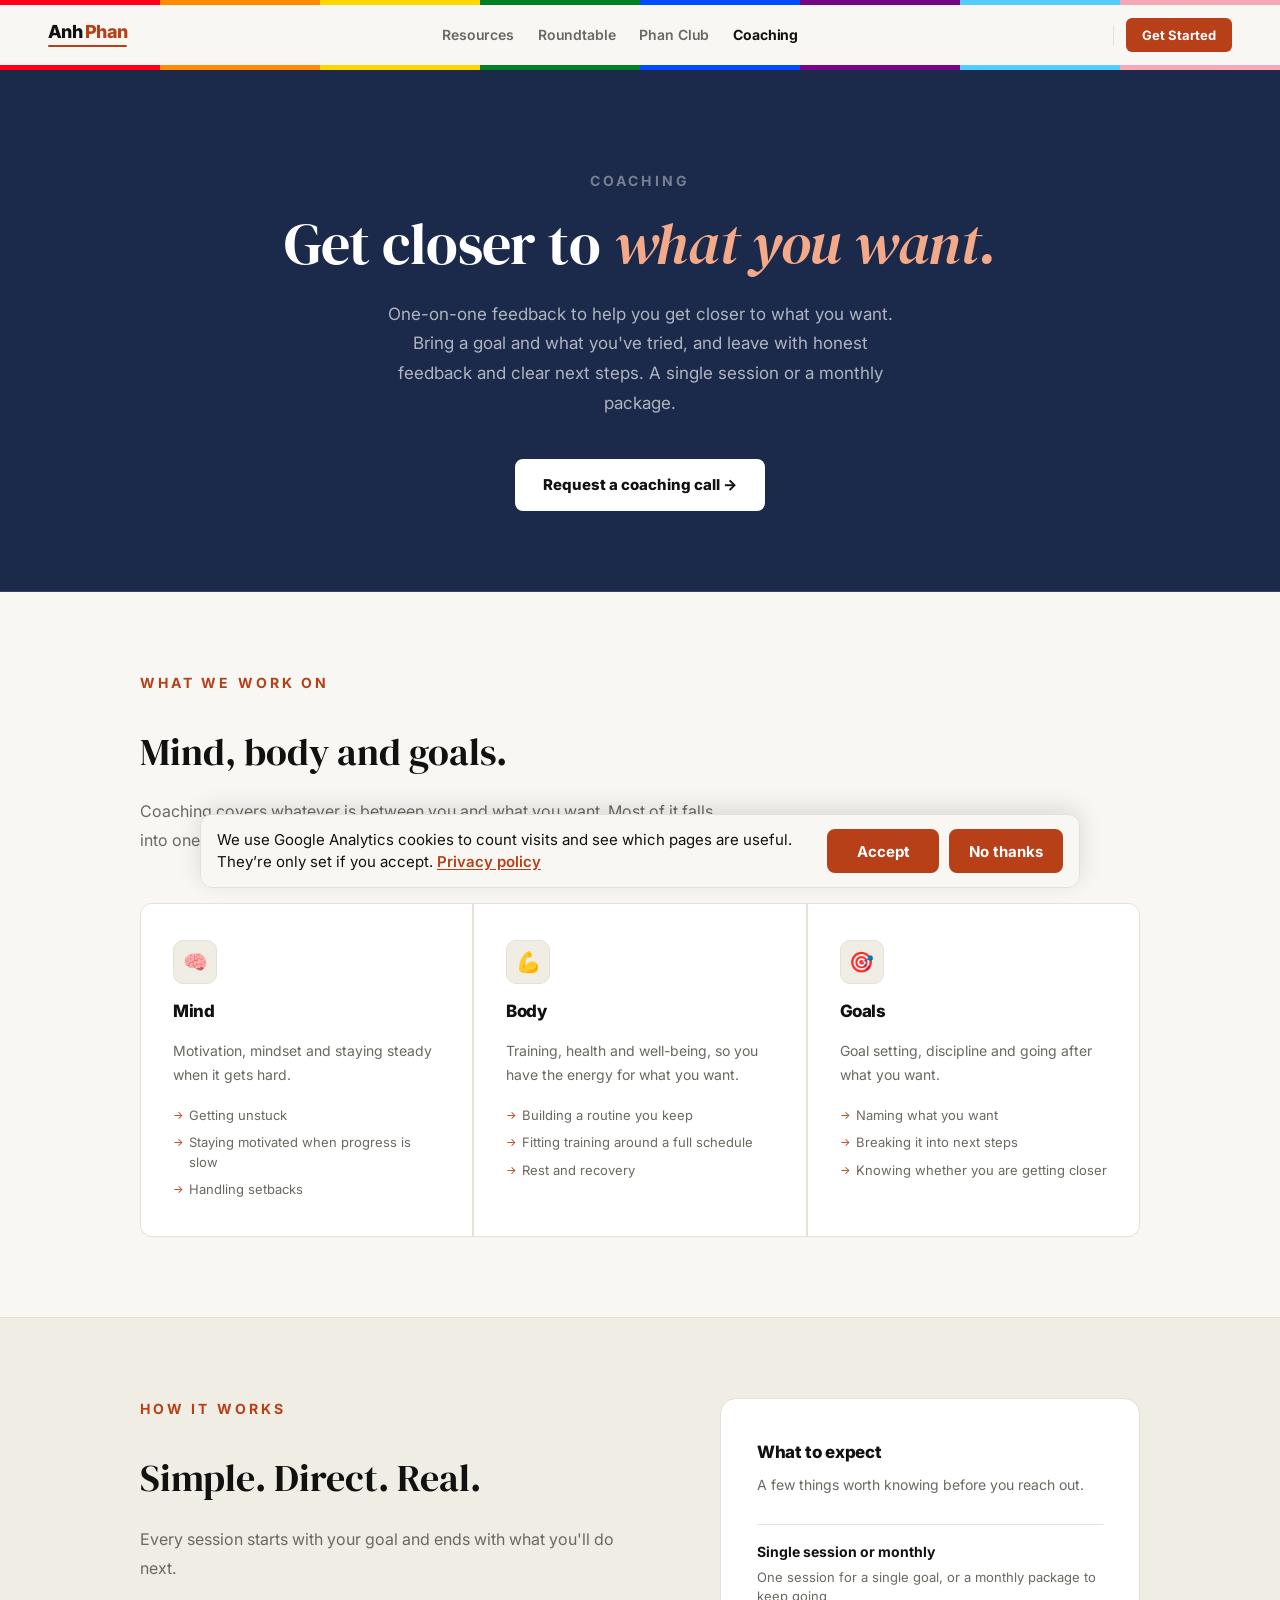
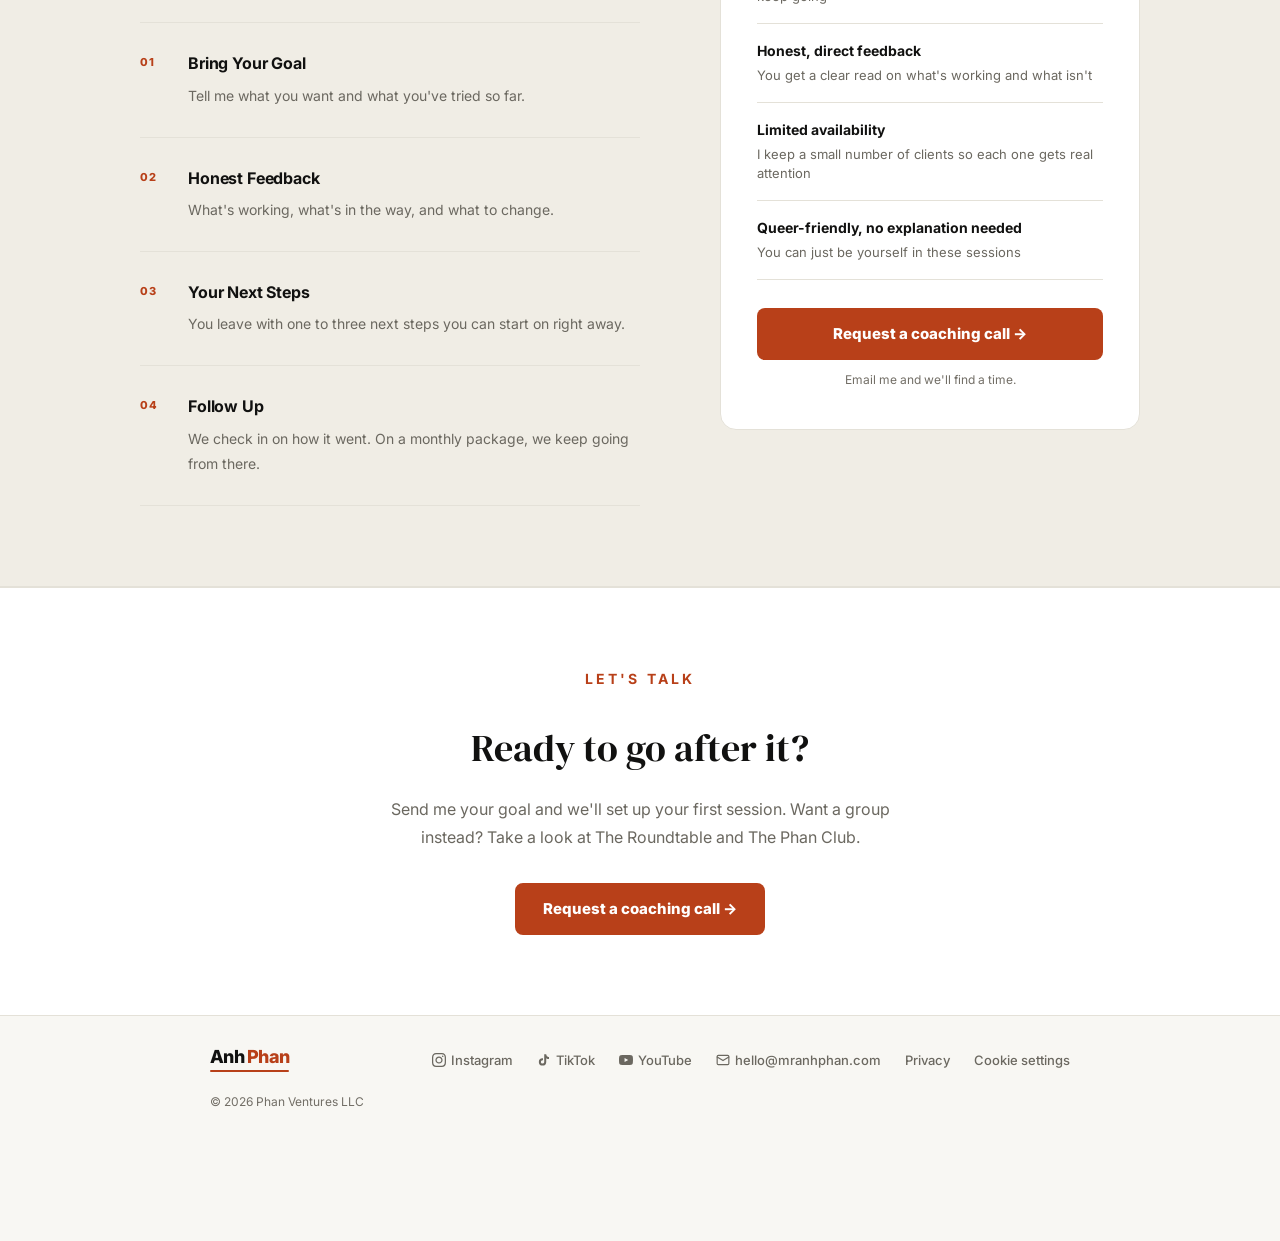
<file: coaching.html>
<!DOCTYPE html>
<html lang="en">
<head>
  <meta charset="UTF-8">
  <meta name="viewport" content="width=device-width, initial-scale=1.0">
  <link rel="icon" href="/favicon.ico" sizes="any">
  <link rel="icon" type="image/png" sizes="32x32" href="/favicon-32.png">
  <link rel="icon" type="image/png" sizes="16x16" href="/favicon-16.png">
  <link rel="apple-touch-icon" href="/apple-touch-icon.png">
  <meta name="theme-color" content="#B84019">
  <title>Coaching · Anh Phan</title>
  <link rel="canonical" href="https://mranhphan.com/coaching">
  <meta name="description" content="One-on-one coaching with Anh Phan: honest feedback to help you get closer to what you want. A single session or a monthly package.">
  <link rel="preconnect" href="https://fonts.googleapis.com">
  <link rel="preconnect" href="https://fonts.gstatic.com" crossorigin>
  <link href="https://fonts.googleapis.com/css2?family=DM+Serif+Display:ital@0;1&family=Inter:ital,opsz,wght@0,14..32,400;0,14..32,500;0,14..32,600;0,14..32,700;0,14..32,800;0,14..32,900;1,14..32,400;1,14..32,700;1,14..32,800&display=swap" rel="stylesheet">
  <link rel="stylesheet" href="styles.css">
  <style>
    /* ── PAGE HERO ── */
    .coaching-hero {
      background: var(--navy);
      padding: 100px 48px 80px;
      border-bottom: 1px solid #2D4070;
      text-align: center;
    }

    .coaching-hero-inner { position: relative; z-index: 1; }

    .coaching-hero .section-label { color: rgba(255,255,255,0.4); margin-bottom: 20px; }

    .coaching-hero h1 {
      font-family: 'DM Serif Display', serif;
      font-size: clamp(34px, 4.5vw, 58px);
      font-weight: 400;
      letter-spacing: -0.01em;
      line-height: 1.1;
      color: #fff;
      max-width: 720px;
      margin: 0 auto 24px;
    }

    .coaching-hero h1 em {
      font-style: italic;
      color: var(--fire-light);
    }

    .coaching-hero .hero-sub {
      font-size: 17px;
      color: rgba(255,255,255,0.65);
      line-height: 1.75;
      max-width: 520px;
      margin: 0 auto 40px;
    }

    .btn-white {
      display: inline-flex;
      align-items: center;
      background: #fff;
      color: var(--text);
      font-family: 'Inter', sans-serif;
      font-size: 15px;
      font-weight: 800;
      padding: 14px 28px;
      border-radius: 8px;
      transition: opacity 0.2s;
    }
    .btn-white:hover { opacity: 0.92; }

    /* ── PILLARS SECTION ── */
    .work-section {
      padding: 80px 48px;
      background: var(--bg);
      border-bottom: 1px solid var(--border);
    }

    .work-inner {
      max-width: 1000px;
      margin: 0 auto;
    }

    .work-header { margin-bottom: 48px; }

    .work-header h2 {
      font-size: clamp(26px, 3vw, 38px);
      margin-bottom: 14px;
    }

    .work-header p {
      font-size: 16px;
      color: var(--text-muted);
      line-height: 1.8;
      max-width: 580px;
    }

    .work-grid {
      display: grid;
      grid-template-columns: 1fr 1fr 1fr;
      gap: 2px;
      background: var(--border);
      border: 1px solid var(--border);
      border-radius: 12px;
      overflow: hidden;
    }

    .work-card {
      background: #fff;
      padding: 36px 32px;
      display: flex;
      flex-direction: column;
      gap: 14px;
    }

    .work-icon {
      width: 44px;
      height: 44px;
      border-radius: 10px;
      background: var(--linen);
      border: 1px solid var(--border);
      display: flex;
      align-items: center;
      justify-content: center;
      font-size: 20px;
    }

    .work-card h3 {
      font-family: 'Inter', sans-serif;
      font-size: 17px;
      font-weight: 800;
      letter-spacing: -0.025em;
      color: var(--text);
    }

    .work-card p {
      font-size: 14px;
      color: var(--text-muted);
      line-height: 1.75;
    }

    .work-card ul {
      list-style: none;
      display: flex;
      flex-direction: column;
      gap: 8px;
      margin-top: 4px;
    }

    .work-card ul li {
      font-size: 13px;
      color: var(--text-muted);
      padding-left: 16px;
      position: relative;
      line-height: 1.5;
    }

    .work-card ul li::before {
      content: '→';
      position: absolute;
      left: 0;
      color: var(--accent);
      font-size: 11px;
      top: 1px;
    }

    /* ── HOW IT WORKS ── */
    .process-section {
      padding: 80px 48px;
      background: var(--linen);
      border-bottom: 1px solid var(--border);
    }

    .process-inner {
      max-width: 1000px;
      margin: 0 auto;
      display: grid;
      grid-template-columns: 1fr 420px;
      gap: 80px;
      align-items: start;
    }

    .process-left h2 {
      font-size: clamp(26px, 3vw, 38px);
      margin-bottom: 16px;
    }

    .process-left > p {
      font-size: 16px;
      color: var(--text-muted);
      line-height: 1.8;
      margin-bottom: 40px;
    }

    .process-steps { display: flex; flex-direction: column; }

    .process-step {
      display: flex;
      gap: 24px;
      padding: 28px 0;
      border-bottom: 1px solid var(--border);
    }
    .process-step:first-child { border-top: 1px solid var(--border); }

    .step-num {
      font-size: 11px;
      font-weight: 800;
      color: var(--accent);
      letter-spacing: 0.08em;
      min-width: 24px;
      padding-top: 3px;
    }

    .step-body strong {
      display: block;
      font-size: 16px;
      font-weight: 700;
      color: var(--text);
      margin-bottom: 6px;
      letter-spacing: -0.01em;
    }

    .step-body span {
      font-size: 14px;
      color: var(--text-muted);
      line-height: 1.65;
    }

    /* ── DETAILS CARD ── */
    .details-card {
      background: #fff;
      border: 1px solid var(--border);
      border-radius: 16px;
      padding: 40px 36px;
    }

    .details-card h3 {
      font-family: 'Inter', sans-serif;
      font-size: 17px;
      font-weight: 800;
      color: var(--text);
      margin-bottom: 8px;
      letter-spacing: -0.02em;
    }

    .details-card .card-sub {
      font-size: 14px;
      color: var(--text-muted);
      line-height: 1.6;
      margin-bottom: 28px;
    }

    .details-list {
      list-style: none;
      border-top: 1px solid var(--border);
    }

    .details-list li {
      padding: 16px 0;
      border-bottom: 1px solid var(--border);
      display: flex;
      flex-direction: column;
      gap: 4px;
    }

    .details-list strong {
      font-size: 14px;
      font-weight: 700;
      color: var(--text);
    }

    .details-list span {
      font-size: 13px;
      color: var(--text-muted);
      line-height: 1.5;
    }

    .card-cta { margin-top: 28px; }

    .btn-accent {
      display: inline-flex;
      align-items: center;
      justify-content: center;
      width: 100%;
      background: var(--accent);
      color: #fff;
      font-family: 'Inter', sans-serif;
      font-size: 15px;
      font-weight: 800;
      padding: 14px 28px;
      border-radius: 8px;
      transition: background 0.2s;
    }
    .btn-accent:hover { background: var(--fire-dark); }

    .card-note {
      font-size: 12px;
      color: var(--text-light);
      text-align: center;
      margin-top: 10px;
    }

    /* ── BOTTOM CTA ── */
    .cta-section {
      padding: 80px 48px;
      background: #fff;
      text-align: center;
      border-top: 1px solid var(--border);
    }

    .cta-inner { max-width: 560px; margin: 0 auto; }

    .cta-inner h2 {
      font-size: clamp(26px, 3vw, 38px);
      margin-bottom: 16px;
    }

    .cta-inner p {
      font-size: 16px;
      color: var(--text-muted);
      line-height: 1.75;
      margin-bottom: 32px;
    }

    .btn-accent-inline {
      display: inline-flex;
      align-items: center;
      background: var(--accent);
      color: #fff;
      font-family: 'Inter', sans-serif;
      font-size: 15px;
      font-weight: 800;
      padding: 14px 28px;
      border-radius: 8px;
      transition: background 0.2s;
    }
    .btn-accent-inline:hover { background: var(--fire-dark); }

    /* ── RESPONSIVE ── */
    @media (max-width: 960px) {
      .coaching-hero { padding: 72px 32px 60px; }
      .work-section { padding: 60px 24px; }
      .work-grid { grid-template-columns: 1fr; }
      .process-section { padding: 60px 24px; }
      .process-inner { grid-template-columns: 1fr; gap: 40px; }
      .cta-section { padding: 60px 24px; }
    }

    @media (max-width: 640px) {
      .coaching-hero { padding: 60px 20px 48px; }
      .work-section { padding: 52px 20px; }
      .work-card { padding: 28px 24px; }
      .process-section { padding: 52px 20px; }
      .details-card { padding: 32px 24px; }
      .cta-section { padding: 52px 20px; }
    }
  </style>
  <!-- Google Analytics 4, loaded only after the visitor clicks Accept (consent.js). -->
  <script src="/consent.js" data-ga-id="G-S2TMKYNY6V" data-privacy-href="/privacy" defer></script>
</head>
<body>
  <a class="skip-link" href="#main">Skip to main content</a>

  <div class="site-header">
    <div class="pride-stripe"></div>
    <nav>
      <a href="/" class="nav-logo">
        <span class="nav-logo-name">Anh <span class="nav-logo-accent">Phan</span></span>
        <span class="nav-logo-bar"></span>
      </a>
      <input type="checkbox" id="nav-toggle" class="nav-toggle" aria-label="Toggle menu">
      <label for="nav-toggle" class="nav-burger" aria-hidden="true"><span></span><span></span><span></span></label>
      <div class="nav-links">
        <a href="/start-here" class="nav-link">Resources</a>
        <a href="/roundtable" class="nav-link">Roundtable</a>
        <a href="/phan-club" class="nav-link">Phan Club</a>
        <a href="/coaching" class="nav-link" style="color:var(--text);font-weight:700;">Coaching</a>
      </div>
      <div class="nav-cta-wrapper">
        <div class="nav-divider"></div>
        <a href="/#offerings" class="nav-login">Get Started</a>
      </div>
    </nav>
    <div class="pride-stripe"></div>
  </div>

  <main id="main" tabindex="-1">

  <!-- HERO -->
  <!-- CTA: no booking/payment tool yet, so coaching is requested by email. Swap the mailto hrefs for the booking link once one exists. -->
  <div class="coaching-hero">
    <div class="coaching-hero-inner">
      <span class="section-label">Coaching</span>
      <h1>Get closer to <em>what you want.</em></h1>
      <p class="hero-sub">One-on-one feedback to help you get closer to what you want. Bring a goal and what you've tried, and leave with honest feedback and clear next steps. A single session or a monthly package.</p>
      <a href="mailto:anh@phanventures.com?subject=Coaching" class="btn-white">Request a coaching call →</a>
    </div>
  </div>

  <!-- WHAT WE WORK ON -->
  <div class="work-section">
    <div class="work-inner">
      <div class="work-header">
        <span class="section-label">What We Work On</span>
        <h2>Mind, body and goals.</h2>
        <p>Coaching covers whatever is between you and what you want. Most of it falls into one of these three.</p>
      </div>

      <div class="work-grid">
        <div class="work-card">
          <div class="work-icon">🧠</div>
          <h3>Mind</h3>
          <p>Motivation, mindset and staying steady when it gets hard.</p>
          <ul>
            <li>Getting unstuck</li>
            <li>Staying motivated when progress is slow</li>
            <li>Handling setbacks</li>
          </ul>
        </div>

        <div class="work-card">
          <div class="work-icon">💪</div>
          <h3>Body</h3>
          <p>Training, health and well-being, so you have the energy for what you want.</p>
          <ul>
            <li>Building a routine you keep</li>
            <li>Fitting training around a full schedule</li>
            <li>Rest and recovery</li>
          </ul>
        </div>

        <div class="work-card">
          <div class="work-icon">🎯</div>
          <h3>Goals</h3>
          <p>Goal setting, discipline and going after what you want.</p>
          <ul>
            <li>Naming what you want</li>
            <li>Breaking it into next steps</li>
            <li>Knowing whether you are getting closer</li>
          </ul>
        </div>
      </div>
    </div>
  </div>

  <!-- HOW IT WORKS -->
  <div class="process-section">
    <div class="process-inner">

      <div class="process-left">
        <span class="section-label">How It Works</span>
        <h2>Simple. Direct. Real.</h2>
        <p>Every session starts with your goal and ends with what you'll do next.</p>

        <div class="process-steps">
          <div class="process-step">
            <span class="step-num">01</span>
            <div class="step-body">
              <strong>Bring Your Goal</strong>
              <span>Tell me what you want and what you've tried so far.</span>
            </div>
          </div>
          <div class="process-step">
            <span class="step-num">02</span>
            <div class="step-body">
              <strong>Honest Feedback</strong>
              <span>What's working, what's in the way, and what to change.</span>
            </div>
          </div>
          <div class="process-step">
            <span class="step-num">03</span>
            <div class="step-body">
              <strong>Your Next Steps</strong>
              <span>You leave with one to three next steps you can start on right away.</span>
            </div>
          </div>
          <div class="process-step">
            <span class="step-num">04</span>
            <div class="step-body">
              <strong>Follow Up</strong>
              <span>We check in on how it went. On a monthly package, we keep going from there.</span>
            </div>
          </div>
        </div>
      </div>

      <div class="details-card">
        <h3>What to expect</h3>
        <p class="card-sub">A few things worth knowing before you reach out.</p>
        <ul class="details-list">
          <li>
            <strong>Single session or monthly</strong>
            <span>One session for a single goal, or a monthly package to keep going</span>
          </li>
          <li>
            <strong>Honest, direct feedback</strong>
            <span>You get a clear read on what's working and what isn't</span>
          </li>
          <li>
            <strong>Limited availability</strong>
            <span>I keep a small number of clients so each one gets real attention</span>
          </li>
          <li>
            <strong>Queer-friendly, no explanation needed</strong>
            <span>You can just be yourself in these sessions</span>
          </li>
        </ul>
        <div class="card-cta">
          <a href="mailto:anh@phanventures.com?subject=Coaching" class="btn-accent">Request a coaching call →</a>
          <p class="card-note">Email me and we'll find a time.</p>
        </div>
      </div>

    </div>
  </div>

  <!-- BOTTOM CTA -->
  <div class="cta-section">
    <div class="cta-inner">
      <span class="section-label">Let's Talk</span>
      <h2>Ready to go after it?</h2>
      <p>Send me your goal and we'll set up your first session. Want a group instead? Take a look at The Roundtable and The Phan Club.</p>
      <a href="mailto:anh@phanventures.com?subject=Coaching" class="btn-accent-inline">Request a coaching call →</a>
    </div>
  </div>

  <!-- FOOTER -->
  </main>

  <footer>
    <div class="footer-inner">
      <a href="/" class="footer-logo nav-logo">
        <span class="nav-logo-name">Anh <span class="nav-logo-accent">Phan</span></span>
        <span class="nav-logo-bar"></span>
      </a>
      <div class="footer-links">
        <a href="https://www.instagram.com/mr_anhphan" target="_blank" class="footer-social">
          <svg viewBox="0 0 24 24" fill="currentColor" width="16" height="16"><path d="M12 2.163c3.204 0 3.584.012 4.85.07 3.252.148 4.771 1.691 4.919 4.919.058 1.265.069 1.645.069 4.849 0 3.205-.012 3.584-.069 4.849-.149 3.225-1.664 4.771-4.919 4.919-1.266.058-1.644.07-4.85.07-3.204 0-3.584-.012-4.849-.07-3.26-.149-4.771-1.699-4.919-4.92-.058-1.265-.07-1.644-.07-4.849 0-3.204.013-3.583.07-4.849.149-3.227 1.664-4.771 4.919-4.919 1.266-.057 1.645-.069 4.849-.069zm0-2.163c-3.259 0-3.667.014-4.947.072-4.358.2-6.78 2.618-6.98 6.98-.059 1.281-.073 1.689-.073 4.948 0 3.259.014 3.668.072 4.948.2 4.358 2.618 6.78 6.98 6.98 1.281.058 1.689.072 4.948.072 3.259 0 3.668-.014 4.948-.072 4.354-.2 6.782-2.618 6.979-6.98.059-1.28.073-1.689.073-4.948 0-3.259-.014-3.667-.072-4.947-.196-4.354-2.617-6.78-6.979-6.98-1.281-.059-1.69-.073-4.949-.073zm0 5.838c-3.403 0-6.162 2.759-6.162 6.162s2.759 6.163 6.162 6.163 6.162-2.759 6.162-6.163c0-3.403-2.759-6.162-6.162-6.162zm0 10.162c-2.209 0-4-1.79-4-4 0-2.209 1.791-4 4-4s4 1.791 4 4c0 2.21-1.791 4-4 4zm6.406-11.845c-.796 0-1.441.645-1.441 1.44s.645 1.44 1.441 1.44c.795 0 1.439-.645 1.439-1.44s-.644-1.44-1.439-1.44z"/></svg>
          Instagram
        </a>
        <a href="https://www.tiktok.com/@mr_anhphan" target="_blank" class="footer-social">
          <svg viewBox="0 0 24 24" fill="currentColor" width="16" height="16"><path d="M19.59 6.69a4.83 4.83 0 0 1-3.77-4.25V2h-3.45v13.67a2.89 2.89 0 0 1-2.88 2.5 2.89 2.89 0 0 1-2.89-2.89 2.89 2.89 0 0 1 2.89-2.89c.28 0 .54.04.79.1V9.01a6.27 6.27 0 0 0-.79-.05 6.34 6.34 0 0 0-6.34 6.34 6.34 6.34 0 0 0 6.34 6.34 6.34 6.34 0 0 0 6.33-6.34V8.95a8.16 8.16 0 0 0 4.77 1.52V7.02a4.85 4.85 0 0 1-1-.33z"/></svg>
          TikTok
        </a>
        <a href="https://www.youtube.com/@mr_anhphan" target="_blank" class="footer-social">
          <svg viewBox="0 0 24 24" fill="currentColor" width="16" height="16"><path d="M23.498 6.186a3.016 3.016 0 0 0-2.122-2.136C19.505 3.545 12 3.545 12 3.545s-7.505 0-9.377.505A3.017 3.017 0 0 0 .502 6.186C0 8.07 0 12 0 12s0 3.93.502 5.814a3.016 3.016 0 0 0 2.122 2.136c1.871.505 9.376.505 9.376.505s7.505 0 9.377-.505a3.015 3.015 0 0 0 2.122-2.136C24 15.93 24 12 24 12s0-3.93-.502-5.814zM9.545 15.568V8.432L15.818 12l-6.273 3.568z"/></svg>
          YouTube
        </a>
        <a href="mailto:hello@mranhphan.com" class="footer-social">
          <svg viewBox="0 0 24 24" fill="none" stroke="currentColor" stroke-width="2" stroke-linecap="round" stroke-linejoin="round" width="16" height="16" aria-hidden="true"><rect x="2" y="4" width="20" height="16" rx="2"/><path d="m22 7-10 6L2 7"/></svg>
          hello@mranhphan.com
        </a>
        <a href="/privacy" class="footer-social">Privacy</a>
        <button type="button" class="footer-social cookie-link" data-pv-cookie-settings hidden>Cookie settings</button>
      </div>
      <div class="footer-copy">&copy; 2026 Phan Ventures LLC</div>
    </div>
  </footer>

</body>
</html>
</file>
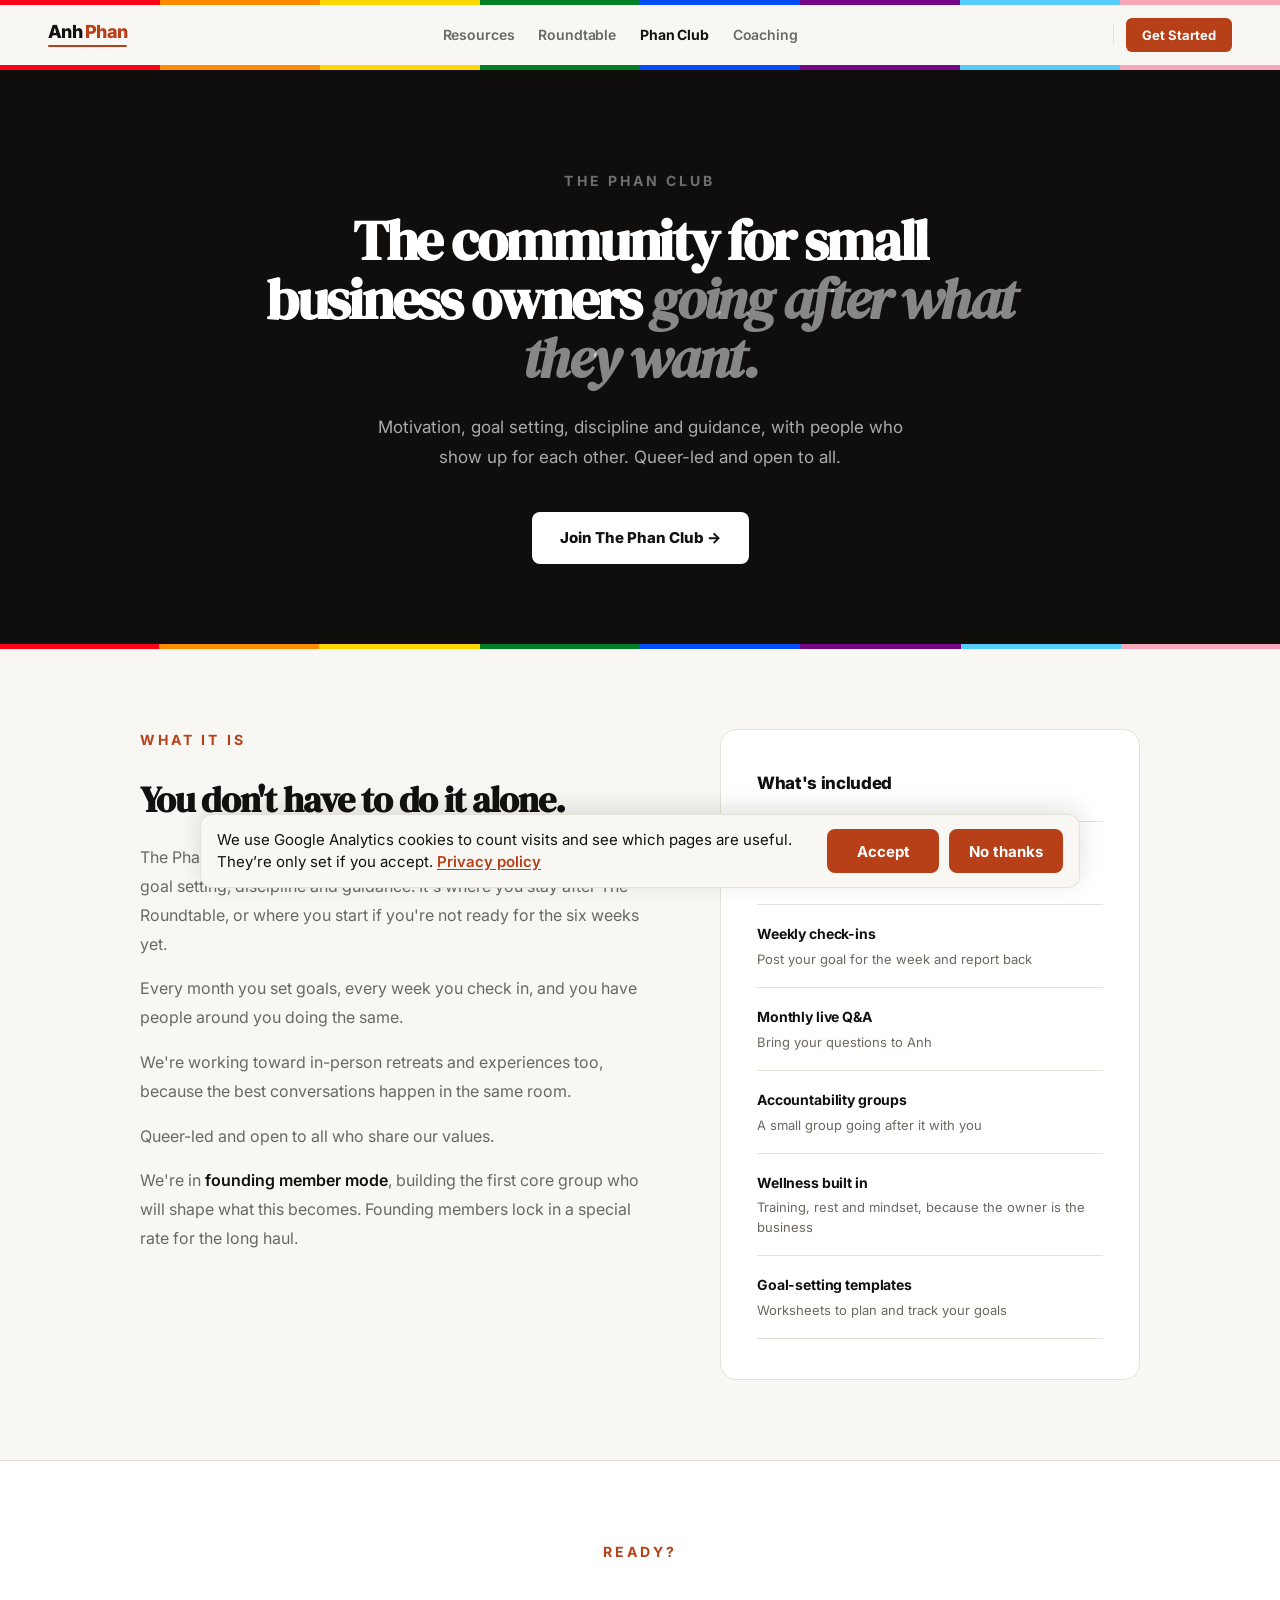
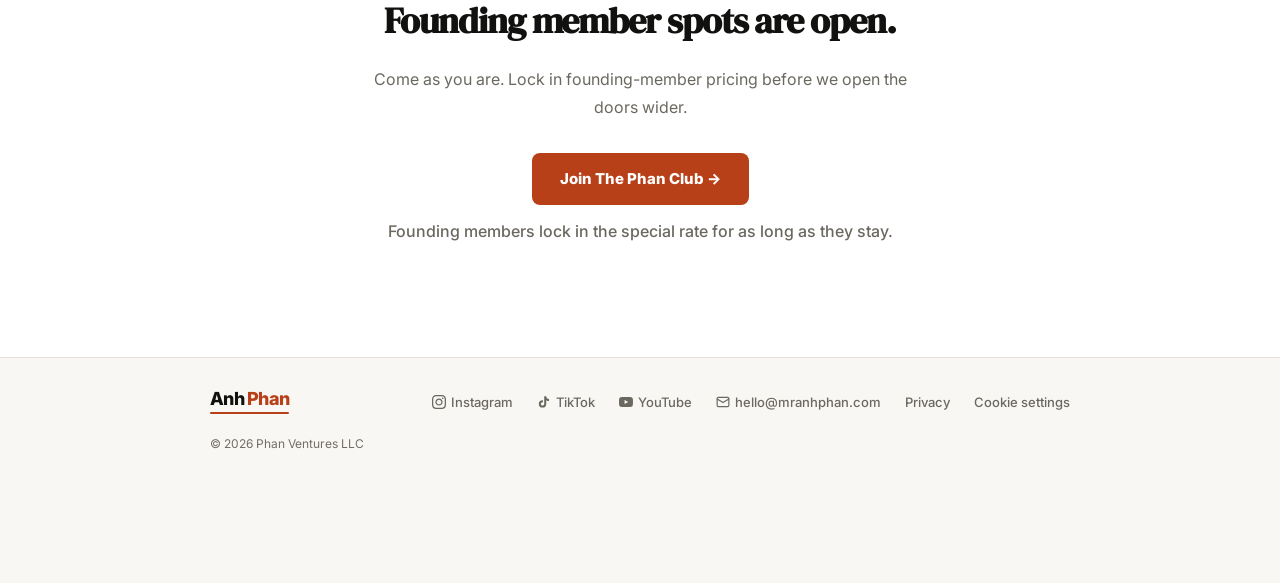
<file: phan-club.html>
<!DOCTYPE html>
<html lang="en">
<head>
  <meta charset="UTF-8">
  <meta name="viewport" content="width=device-width, initial-scale=1.0">
  <link rel="icon" href="/favicon.ico" sizes="any">
  <link rel="icon" type="image/png" sizes="32x32" href="/favicon-32.png">
  <link rel="icon" type="image/png" sizes="16x16" href="/favicon-16.png">
  <link rel="apple-touch-icon" href="/apple-touch-icon.png">
  <meta name="theme-color" content="#B84019">
  <title>The Phan Club · Anh Phan</title>
  <link rel="canonical" href="https://mranhphan.com/phan-club">
  <meta name="description" content="The Phan Club: a community for small business owners who need motivation, goal setting, discipline and guidance. Queer-led and open to all.">
  <link rel="preconnect" href="https://fonts.googleapis.com">
  <link rel="preconnect" href="https://fonts.gstatic.com" crossorigin>
  <link href="https://fonts.googleapis.com/css2?family=DM+Serif+Display:ital@0;1&family=Inter:ital,opsz,wght@0,14..32,400;0,14..32,500;0,14..32,600;0,14..32,700;0,14..32,800;0,14..32,900;1,14..32,400;1,14..32,700;1,14..32,800&display=swap" rel="stylesheet">
  <link rel="stylesheet" href="styles.css">
  <style>
    /* ── PAGE HERO ── */
    .page-hero {
      background: #0f0e0d;
      padding: 100px 48px 80px;
      border-bottom: 5px solid transparent;
      border-image: var(--pride-gradient) 1;
      text-align: center;
    }

    .page-hero .section-label { color: rgba(255,255,255,0.4); margin-bottom: 20px; }

    .page-hero h1 {
      font-size: clamp(32px, 4.5vw, 56px);
      font-weight: 900;
      letter-spacing: -0.04em;
      line-height: 1.05;
      color: #fff;
      max-width: 760px;
      margin: 0 auto 24px;
    }

    .page-hero h1 em { font-style: italic; color: rgba(255,255,255,0.5); }

    .page-hero .hero-sub {
      font-size: 17px;
      color: rgba(255,255,255,0.65);
      line-height: 1.75;
      max-width: 560px;
      margin: 0 auto 40px;
    }

    .btn-white {
      display: inline-flex;
      align-items: center;
      background: #fff;
      color: #111110;
      font-family: 'Inter', sans-serif;
      font-size: 15px;
      font-weight: 800;
      padding: 14px 28px;
      border-radius: 8px;
      transition: opacity 0.2s;
    }
    .btn-white:hover { opacity: 0.92; }

    /* ── FEATURES SECTION ── */
    .features-section {
      padding: 80px 48px;
      background: var(--bg);
      border-bottom: 1px solid var(--border);
    }

    .features-inner {
      max-width: 1000px;
      margin: 0 auto;
      display: grid;
      grid-template-columns: 1fr 420px;
      gap: 80px;
      align-items: start;
    }

    .features-left h2 {
      font-size: clamp(26px, 3vw, 36px);
      font-weight: 900;
      letter-spacing: -0.03em;
      line-height: 1.1;
      margin-bottom: 24px;
    }

    .features-left p {
      font-size: 16px;
      color: var(--text-muted);
      line-height: 1.8;
      margin-bottom: 16px;
    }

    .features-left p strong { color: var(--text); font-weight: 600; }

    .features-left p:last-of-type { margin-bottom: 0; }

    .features-card {
      background: #fff;
      border: 1px solid var(--border);
      border-radius: 16px;
      padding: 40px 36px;
    }

    .features-card-heading {
      font-size: 17px;
      font-weight: 800;
      color: var(--text);
      margin-bottom: 24px;
      letter-spacing: -0.02em;
    }

    .features-list {
      list-style: none;
      border-top: 1px solid var(--border);
    }

    .features-list li {
      padding: 18px 0;
      border-bottom: 1px solid var(--border);
      display: flex;
      flex-direction: column;
      gap: 4px;
    }

    .features-list strong {
      font-size: 14px;
      font-weight: 700;
      color: var(--text);
      letter-spacing: -0.01em;
    }

    .features-list span {
      font-size: 13px;
      color: var(--text-muted);
      line-height: 1.5;
    }

    /* ── JOIN CTA SECTION ── */
    .join-section {
      padding: 80px 48px;
      background: #fff;
      text-align: center;
    }

    .join-inner { max-width: 560px; margin: 0 auto; }

    .join-inner h2 {
      font-size: clamp(26px, 3vw, 36px);
      font-weight: 900;
      letter-spacing: -0.03em;
      margin-bottom: 16px;
    }

    .join-inner p {
      font-size: 16px;
      color: var(--text-muted);
      line-height: 1.75;
      margin-bottom: 32px;
    }

    .btn-accent {
      display: inline-flex;
      align-items: center;
      background: var(--accent);
      color: #fff;
      font-family: 'Inter', sans-serif;
      font-size: 15px;
      font-weight: 800;
      padding: 14px 28px;
      border-radius: 8px;
      transition: opacity 0.2s;
    }
    .btn-accent:hover { opacity: 0.88; }

    .founding-note { font-size: 13px; color: var(--text-light); margin-top: 12px; font-weight: 500; }

    /* ── RESPONSIVE ── */
    @media (max-width: 960px) {
      .page-hero { padding: 72px 32px 60px; }
      .features-section { padding: 60px 24px; }
      .features-inner { grid-template-columns: 1fr; gap: 40px; }
      .join-section { padding: 60px 24px; }
    }

    @media (max-width: 640px) {
      .page-hero { padding: 60px 20px 48px; }
      .features-section { padding: 52px 20px; }
      .features-card { padding: 32px 24px; }
      .join-section { padding: 52px 20px; }
    }
  </style>
  <!-- Google Analytics 4, loaded only after the visitor clicks Accept (consent.js). -->
  <script src="/consent.js" data-ga-id="G-S2TMKYNY6V" data-privacy-href="/privacy" defer></script>
</head>
<body>
  <a class="skip-link" href="#main">Skip to main content</a>

  <div class="site-header">
    <div class="pride-stripe"></div>
    <nav>
      <a href="/" class="nav-logo">
        <span class="nav-logo-name">Anh <span class="nav-logo-accent">Phan</span></span>
        <span class="nav-logo-bar"></span>
      </a>
      <input type="checkbox" id="nav-toggle" class="nav-toggle" aria-label="Toggle menu">
      <label for="nav-toggle" class="nav-burger" aria-hidden="true"><span></span><span></span><span></span></label>
      <div class="nav-links">
        <a href="/start-here" class="nav-link">Resources</a>
        <a href="/roundtable" class="nav-link">Roundtable</a>
        <a href="/phan-club" class="nav-link" style="color:var(--text);font-weight:700;">Phan Club</a>
        <a href="/coaching" class="nav-link">Coaching</a>
      </div>
      <div class="nav-cta-wrapper">
        <div class="nav-divider"></div>
        <a href="/#offerings" class="nav-login">Get Started</a>
      </div>
    </nav>
    <div class="pride-stripe"></div>
  </div>

  <main id="main" tabindex="-1">

  <!-- PAGE HERO -->
  <div class="page-hero">
    <span class="section-label">The Phan Club</span>
    <h1>The community for small business owners <em>going after what they want.</em></h1>
    <p class="hero-sub">Motivation, goal setting, discipline and guidance, with people who show up for each other. Queer-led and open to all.</p>
    <a href="https://community.mranhphan.com/invitation?code=55FC2F" target="_blank" class="btn-white">Join The Phan Club →</a>
  </div>

  <!-- FEATURES -->
  <div class="features-section">
    <div class="features-inner">

      <div class="features-left">
        <span class="section-label">What It Is</span>
        <h2>You don't have to do it alone.</h2>
        <p>The Phan Club is for small business owners who need motivation, goal setting, discipline and guidance. It's where you stay after The Roundtable, or where you start if you're not ready for the six weeks yet.</p>
        <p>Every month you set goals, every week you check in, and you have people around you doing the same.</p>
        <p>We're working toward in-person retreats and experiences too, because the best conversations happen in the same room.</p>
        <p>Queer-led and open to all who share our values.</p>
        <p>We're in <strong>founding member mode</strong>, building the first core group who will shape what this becomes. Founding members lock in a special rate for the long haul.</p>
      </div>

      <div class="features-card">
        <p class="features-card-heading">What's included</p>
        <ul class="features-list">
          <li>
            <strong>Monthly goal setting</strong>
            <span>Review last month and set the next one</span>
          </li>
          <li>
            <strong>Weekly check-ins</strong>
            <span>Post your goal for the week and report back</span>
          </li>
          <li>
            <strong>Monthly live Q&amp;A</strong>
            <span>Bring your questions to Anh</span>
          </li>
          <li>
            <strong>Accountability groups</strong>
            <span>A small group going after it with you</span>
          </li>
          <li>
            <strong>Wellness built in</strong>
            <span>Training, rest and mindset, because the owner is the business</span>
          </li>
          <li>
            <strong>Goal-setting templates</strong>
            <span>Worksheets to plan and track your goals</span>
          </li>
        </ul>
      </div>

    </div>
  </div>

  <!-- JOIN CTA -->
  <div class="join-section">
    <div class="join-inner">
      <span class="section-label">Ready?</span>
      <h2>Founding member spots are open.</h2>
      <p>Come as you are. Lock in founding-member pricing before we open the doors wider.</p>
      <a href="https://community.mranhphan.com/invitation?code=55FC2F" target="_blank" class="btn-accent">Join The Phan Club →</a>
      <p class="founding-note">Founding members lock in the special rate for as long as they stay.</p>
    </div>
  </div>

  <!-- FOOTER -->
  </main>

  <footer>
    <div class="footer-inner">
      <a href="/" class="footer-logo nav-logo">
        <span class="nav-logo-name">Anh <span class="nav-logo-accent">Phan</span></span>
        <span class="nav-logo-bar"></span>
      </a>
      <div class="footer-links">
        <a href="https://www.instagram.com/mr_anhphan" target="_blank" class="footer-social">
          <svg viewBox="0 0 24 24" fill="currentColor" width="16" height="16"><path d="M12 2.163c3.204 0 3.584.012 4.85.07 3.252.148 4.771 1.691 4.919 4.919.058 1.265.069 1.645.069 4.849 0 3.205-.012 3.584-.069 4.849-.149 3.225-1.664 4.771-4.919 4.919-1.266.058-1.644.07-4.85.07-3.204 0-3.584-.012-4.849-.07-3.26-.149-4.771-1.699-4.919-4.92-.058-1.265-.07-1.644-.07-4.849 0-3.204.013-3.583.07-4.849.149-3.227 1.664-4.771 4.919-4.919 1.266-.057 1.645-.069 4.849-.069zm0-2.163c-3.259 0-3.667.014-4.947.072-4.358.2-6.78 2.618-6.98 6.98-.059 1.281-.073 1.689-.073 4.948 0 3.259.014 3.668.072 4.948.2 4.358 2.618 6.78 6.98 6.98 1.281.058 1.689.072 4.948.072 3.259 0 3.668-.014 4.948-.072 4.354-.2 6.782-2.618 6.979-6.98.059-1.28.073-1.689.073-4.948 0-3.259-.014-3.667-.072-4.947-.196-4.354-2.617-6.78-6.979-6.98-1.281-.059-1.69-.073-4.949-.073zm0 5.838c-3.403 0-6.162 2.759-6.162 6.162s2.759 6.163 6.162 6.163 6.162-2.759 6.162-6.163c0-3.403-2.759-6.162-6.162-6.162zm0 10.162c-2.209 0-4-1.79-4-4 0-2.209 1.791-4 4-4s4 1.791 4 4c0 2.21-1.791 4-4 4zm6.406-11.845c-.796 0-1.441.645-1.441 1.44s.645 1.44 1.441 1.44c.795 0 1.439-.645 1.439-1.44s-.644-1.44-1.439-1.44z"/></svg>
          Instagram
        </a>
        <a href="https://www.tiktok.com/@mr_anhphan" target="_blank" class="footer-social">
          <svg viewBox="0 0 24 24" fill="currentColor" width="16" height="16"><path d="M19.59 6.69a4.83 4.83 0 0 1-3.77-4.25V2h-3.45v13.67a2.89 2.89 0 0 1-2.88 2.5 2.89 2.89 0 0 1-2.89-2.89 2.89 2.89 0 0 1 2.89-2.89c.28 0 .54.04.79.1V9.01a6.27 6.27 0 0 0-.79-.05 6.34 6.34 0 0 0-6.34 6.34 6.34 6.34 0 0 0 6.34 6.34 6.34 6.34 0 0 0 6.33-6.34V8.95a8.16 8.16 0 0 0 4.77 1.52V7.02a4.85 4.85 0 0 1-1-.33z"/></svg>
          TikTok
        </a>
        <a href="https://www.youtube.com/@mr_anhphan" target="_blank" class="footer-social">
          <svg viewBox="0 0 24 24" fill="currentColor" width="16" height="16"><path d="M23.498 6.186a3.016 3.016 0 0 0-2.122-2.136C19.505 3.545 12 3.545 12 3.545s-7.505 0-9.377.505A3.017 3.017 0 0 0 .502 6.186C0 8.07 0 12 0 12s0 3.93.502 5.814a3.016 3.016 0 0 0 2.122 2.136c1.871.505 9.376.505 9.376.505s7.505 0 9.377-.505a3.015 3.015 0 0 0 2.122-2.136C24 15.93 24 12 24 12s0-3.93-.502-5.814zM9.545 15.568V8.432L15.818 12l-6.273 3.568z"/></svg>
          YouTube
        </a>
        <a href="mailto:hello@mranhphan.com" class="footer-social">
          <svg viewBox="0 0 24 24" fill="none" stroke="currentColor" stroke-width="2" stroke-linecap="round" stroke-linejoin="round" width="16" height="16" aria-hidden="true"><rect x="2" y="4" width="20" height="16" rx="2"/><path d="m22 7-10 6L2 7"/></svg>
          hello@mranhphan.com
        </a>
        <a href="/privacy" class="footer-social">Privacy</a>
        <button type="button" class="footer-social cookie-link" data-pv-cookie-settings hidden>Cookie settings</button>
      </div>
      <div class="footer-copy">&copy; 2026 Phan Ventures LLC</div>
    </div>
  </footer>

</body>
</html>
</file>
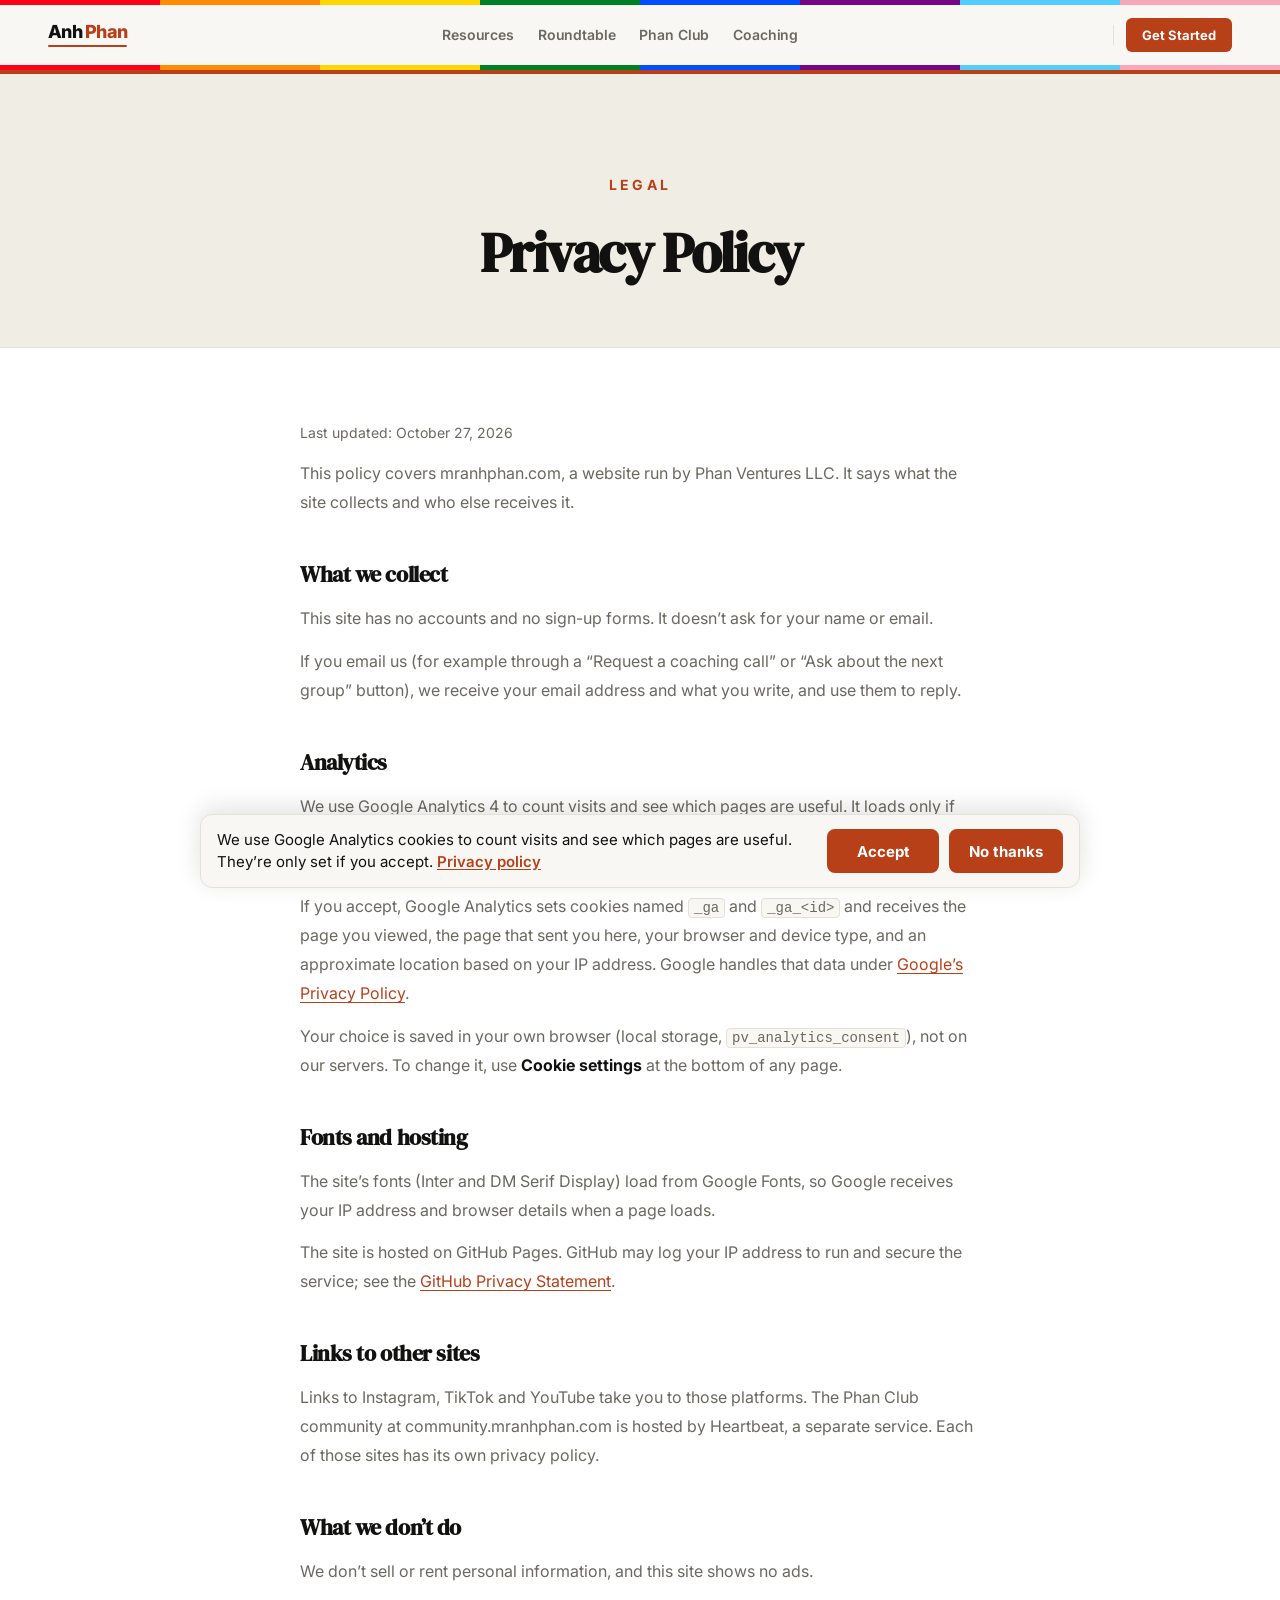
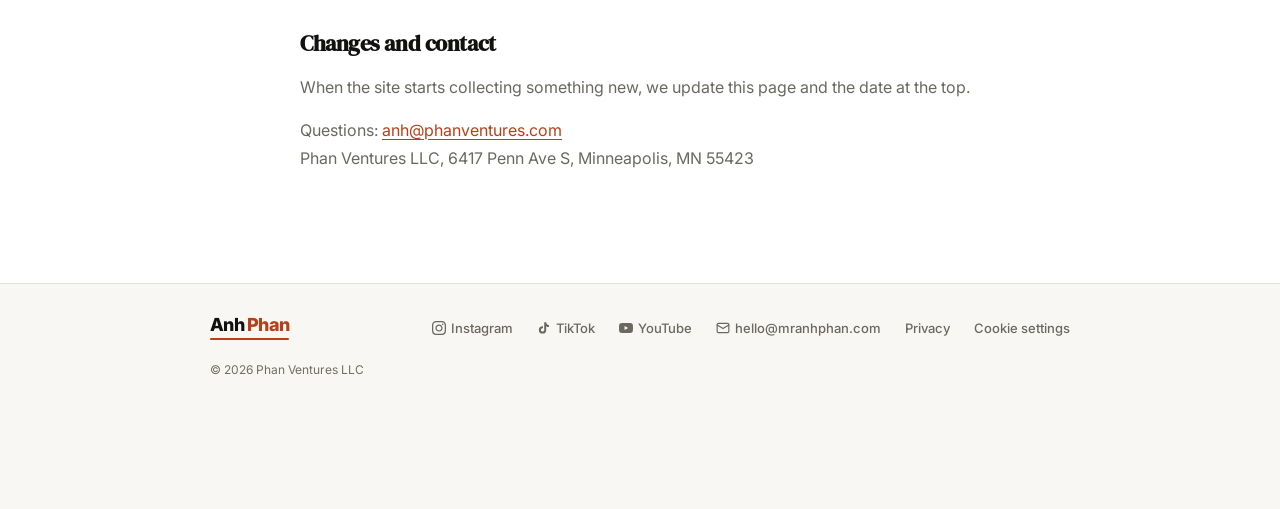
<file: privacy.html>
<!DOCTYPE html>
<html lang="en">
<head>
  <meta charset="UTF-8">
  <meta name="viewport" content="width=device-width, initial-scale=1.0">
  <link rel="icon" href="/favicon.ico" sizes="any">
  <link rel="icon" type="image/png" sizes="32x32" href="/favicon-32.png">
  <link rel="icon" type="image/png" sizes="16x16" href="/favicon-16.png">
  <link rel="apple-touch-icon" href="/apple-touch-icon.png">
  <meta name="theme-color" content="#B84019">
  <title>Privacy Policy · Anh Phan</title>
  <link rel="canonical" href="https://mranhphan.com/privacy">
  <meta name="description" content="What mranhphan.com collects, when analytics run, and who else receives data.">
  <link rel="preconnect" href="https://fonts.googleapis.com">
  <link rel="preconnect" href="https://fonts.gstatic.com" crossorigin>
  <link href="https://fonts.googleapis.com/css2?family=DM+Serif+Display:ital@0;1&family=Inter:ital,opsz,wght@0,14..32,400;0,14..32,500;0,14..32,600;0,14..32,700;0,14..32,800;0,14..32,900;1,14..32,400;1,14..32,700;1,14..32,800&display=swap" rel="stylesheet">
  <link rel="stylesheet" href="styles.css">
  <style>
    .page-hero { padding: 100px 48px 64px; background: var(--linen); border-bottom: 1px solid var(--border); border-top: 4px solid var(--accent); text-align: center; }
    .page-hero h1 { font-size: clamp(32px, 4.5vw, 56px); font-weight: 900; letter-spacing: -0.04em; line-height: 1.05; color: var(--text); margin: 0 auto; }
    .policy { padding: 72px 48px 96px; background: #fff; }
    .policy-inner { max-width: 680px; margin: 0 auto; }
    .policy h2 { font-size: 22px; font-weight: 900; letter-spacing: -0.02em; margin: 40px 0 12px; }
    .policy p { font-size: 16px; color: var(--text-muted); line-height: 1.8; margin-bottom: 14px; }
    .policy a { color: var(--accent-text, var(--accent)); text-decoration: underline; text-underline-offset: 3px; }
    .policy strong { color: var(--text); }
    .policy code { font-size: 14px; background: var(--bg); border: 1px solid var(--border); padding: 1px 5px; border-radius: 4px; }
    .policy .updated { font-size: 14px; }
    @media (max-width: 960px) { .page-hero { padding: 72px 32px 48px; } .policy { padding: 56px 24px 72px; } }
    @media (max-width: 640px) { .page-hero { padding: 60px 20px 40px; } .policy { padding: 48px 20px 64px; } }
  </style>
  <!-- Google Analytics 4, loaded only after the visitor clicks Accept (consent.js). -->
  <script src="/consent.js" data-ga-id="G-S2TMKYNY6V" data-privacy-href="/privacy" defer></script>
</head>
<body>
  <a class="skip-link" href="#main">Skip to main content</a>

  <div class="site-header">
    <div class="pride-stripe"></div>
    <nav>
      <a href="/" class="nav-logo">
        <span class="nav-logo-name">Anh <span class="nav-logo-accent">Phan</span></span>
        <span class="nav-logo-bar"></span>
      </a>
      <input type="checkbox" id="nav-toggle" class="nav-toggle" aria-label="Toggle menu">
      <label for="nav-toggle" class="nav-burger" aria-hidden="true"><span></span><span></span><span></span></label>
      <div class="nav-links">
        <a href="/start-here" class="nav-link">Resources</a>
        <a href="/roundtable" class="nav-link">Roundtable</a>
        <a href="/phan-club" class="nav-link">Phan Club</a>
        <a href="/coaching" class="nav-link">Coaching</a>
      </div>
      <div class="nav-cta-wrapper">
        <div class="nav-divider"></div>
        <a href="/#offerings" class="nav-login">Get Started</a>
      </div>
    </nav>
    <div class="pride-stripe"></div>
  </div>

  <main id="main" tabindex="-1">

  <!-- PAGE HERO -->
  <div class="page-hero">
    <span class="section-label">Legal</span>
    <h1>Privacy Policy</h1>
  </div>

  <div class="policy">
    <div class="policy-inner">
    <p class="updated">Last updated: October 27, 2026</p>

      <p>This policy covers mranhphan.com, a website run by Phan Ventures LLC. It says what the site collects and who else receives it.</p>

      <h2>What we collect</h2>
      <p>This site has no accounts and no sign-up forms. It doesn&rsquo;t ask for your name or email.</p>
      <p>If you email us (for example through a &ldquo;Request a coaching call&rdquo; or &ldquo;Ask about the next group&rdquo; button), we receive your email address and what you write, and use them to reply.</p>

      <h2>Analytics</h2>
      <p>We use Google Analytics 4 to count visits and see which pages are useful. It loads only if you click <strong>Accept</strong> on the cookie banner. Until then the site sends nothing to Google Analytics and sets no analytics cookies.</p>
      <p>If you accept, Google Analytics sets cookies named <code>_ga</code> and <code>_ga_&lt;id&gt;</code> and receives the page you viewed, the page that sent you here, your browser and device type, and an approximate location based on your IP address. Google handles that data under <a href="https://policies.google.com/privacy" target="_blank" rel="noopener">Google&rsquo;s Privacy Policy</a>.</p>
      <p>Your choice is saved in your own browser (local storage, <code>pv_analytics_consent</code>), not on our servers. To change it, use <strong>Cookie settings</strong> at the bottom of any page.</p>

      <h2>Fonts and hosting</h2>
      <p>The site&rsquo;s fonts (Inter and DM Serif Display) load from Google Fonts, so Google receives your IP address and browser details when a page loads.</p>
      <p>The site is hosted on GitHub Pages. GitHub may log your IP address to run and secure the service; see the <a href="https://docs.github.com/en/site-policy/privacy-policies/github-general-privacy-statement" target="_blank" rel="noopener">GitHub Privacy Statement</a>.</p>

      <h2>Links to other sites</h2>
      <p>Links to Instagram, TikTok and YouTube take you to those platforms. The Phan Club community at community.mranhphan.com is hosted by Heartbeat, a separate service. Each of those sites has its own privacy policy.</p>

      <h2>What we don&rsquo;t do</h2>
      <p>We don&rsquo;t sell or rent personal information, and this site shows no ads.</p>

      <h2>Changes and contact</h2>
      <p>When the site starts collecting something new, we update this page and the date at the top.</p>
      <p>Questions: <a href="mailto:anh@phanventures.com">anh@phanventures.com</a><br>Phan Ventures LLC, 6417 Penn Ave S, Minneapolis, MN 55423</p>
    </div>
  </div>

  <!-- FOOTER -->
  </main>

  <footer>
    <div class="footer-inner">
      <a href="/" class="footer-logo nav-logo">
        <span class="nav-logo-name">Anh <span class="nav-logo-accent">Phan</span></span>
        <span class="nav-logo-bar"></span>
      </a>
      <div class="footer-links">
        <a href="https://www.instagram.com/mr_anhphan" target="_blank" class="footer-social">
          <svg viewBox="0 0 24 24" fill="currentColor" width="16" height="16"><path d="M12 2.163c3.204 0 3.584.012 4.85.07 3.252.148 4.771 1.691 4.919 4.919.058 1.265.069 1.645.069 4.849 0 3.205-.012 3.584-.069 4.849-.149 3.225-1.664 4.771-4.919 4.919-1.266.058-1.644.07-4.85.07-3.204 0-3.584-.012-4.849-.07-3.26-.149-4.771-1.699-4.919-4.92-.058-1.265-.07-1.644-.07-4.849 0-3.204.013-3.583.07-4.849.149-3.227 1.664-4.771 4.919-4.919 1.266-.057 1.645-.069 4.849-.069zm0-2.163c-3.259 0-3.667.014-4.947.072-4.358.2-6.78 2.618-6.98 6.98-.059 1.281-.073 1.689-.073 4.948 0 3.259.014 3.668.072 4.948.2 4.358 2.618 6.78 6.98 6.98 1.281.058 1.689.072 4.948.072 3.259 0 3.668-.014 4.948-.072 4.354-.2 6.782-2.618 6.979-6.98.059-1.28.073-1.689.073-4.948 0-3.259-.014-3.667-.072-4.947-.196-4.354-2.617-6.78-6.979-6.98-1.281-.059-1.69-.073-4.949-.073zm0 5.838c-3.403 0-6.162 2.759-6.162 6.162s2.759 6.163 6.162 6.163 6.162-2.759 6.162-6.163c0-3.403-2.759-6.162-6.162-6.162zm0 10.162c-2.209 0-4-1.79-4-4 0-2.209 1.791-4 4-4s4 1.791 4 4c0 2.21-1.791 4-4 4zm6.406-11.845c-.796 0-1.441.645-1.441 1.44s.645 1.44 1.441 1.44c.795 0 1.439-.645 1.439-1.44s-.644-1.44-1.439-1.44z"/></svg>
          Instagram
        </a>
        <a href="https://www.tiktok.com/@mr_anhphan" target="_blank" class="footer-social">
          <svg viewBox="0 0 24 24" fill="currentColor" width="16" height="16"><path d="M19.59 6.69a4.83 4.83 0 0 1-3.77-4.25V2h-3.45v13.67a2.89 2.89 0 0 1-2.88 2.5 2.89 2.89 0 0 1-2.89-2.89 2.89 2.89 0 0 1 2.89-2.89c.28 0 .54.04.79.1V9.01a6.27 6.27 0 0 0-.79-.05 6.34 6.34 0 0 0-6.34 6.34 6.34 6.34 0 0 0 6.34 6.34 6.34 6.34 0 0 0 6.33-6.34V8.95a8.16 8.16 0 0 0 4.77 1.52V7.02a4.85 4.85 0 0 1-1-.33z"/></svg>
          TikTok
        </a>
        <a href="https://www.youtube.com/@mr_anhphan" target="_blank" class="footer-social">
          <svg viewBox="0 0 24 24" fill="currentColor" width="16" height="16"><path d="M23.498 6.186a3.016 3.016 0 0 0-2.122-2.136C19.505 3.545 12 3.545 12 3.545s-7.505 0-9.377.505A3.017 3.017 0 0 0 .502 6.186C0 8.07 0 12 0 12s0 3.93.502 5.814a3.016 3.016 0 0 0 2.122 2.136c1.871.505 9.376.505 9.376.505s7.505 0 9.377-.505a3.015 3.015 0 0 0 2.122-2.136C24 15.93 24 12 24 12s0-3.93-.502-5.814zM9.545 15.568V8.432L15.818 12l-6.273 3.568z"/></svg>
          YouTube
        </a>
        <a href="mailto:hello@mranhphan.com" class="footer-social">
          <svg viewBox="0 0 24 24" fill="none" stroke="currentColor" stroke-width="2" stroke-linecap="round" stroke-linejoin="round" width="16" height="16" aria-hidden="true"><rect x="2" y="4" width="20" height="16" rx="2"/><path d="m22 7-10 6L2 7"/></svg>
          hello@mranhphan.com
        </a>
        <a href="/privacy" class="footer-social">Privacy</a>
        <button type="button" class="footer-social cookie-link" data-pv-cookie-settings hidden>Cookie settings</button>
      </div>
      <div class="footer-copy">&copy; 2026 Phan Ventures LLC</div>
    </div>
  </footer>

</body>
</html>
</file>
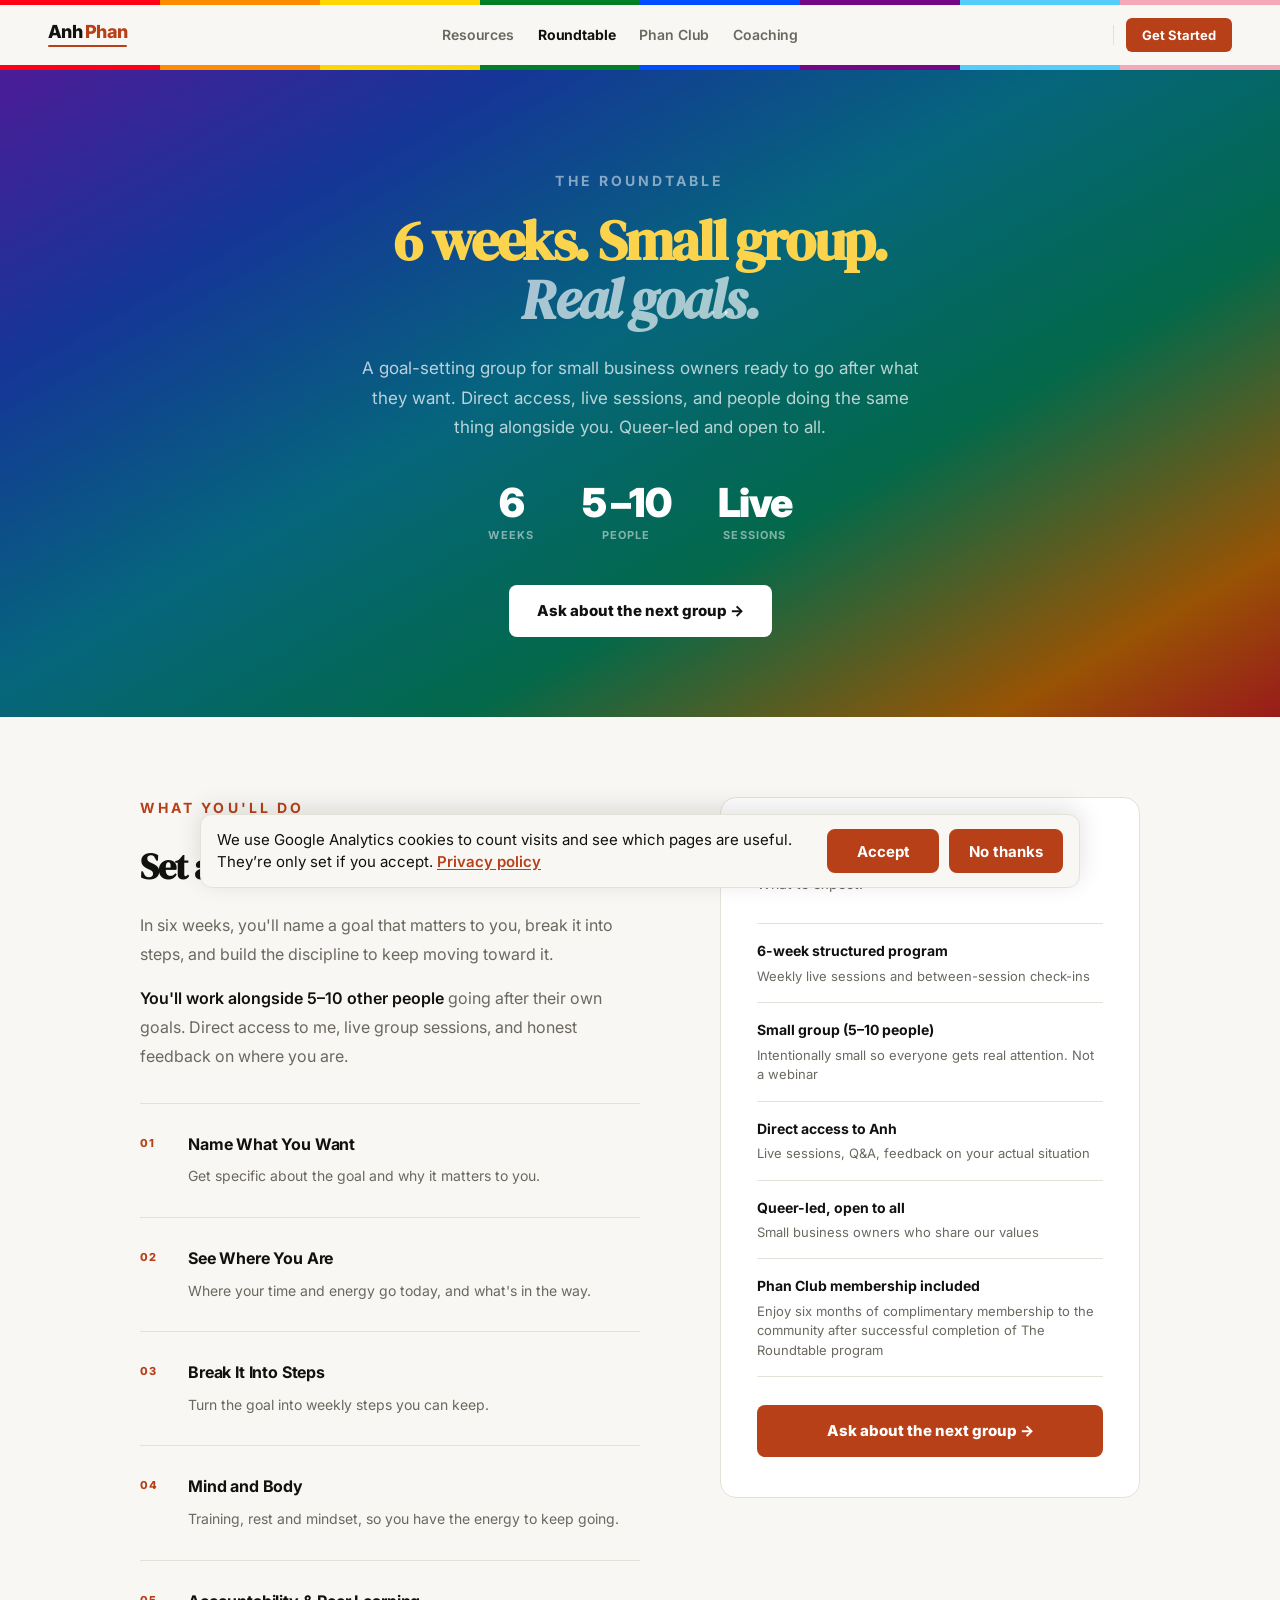
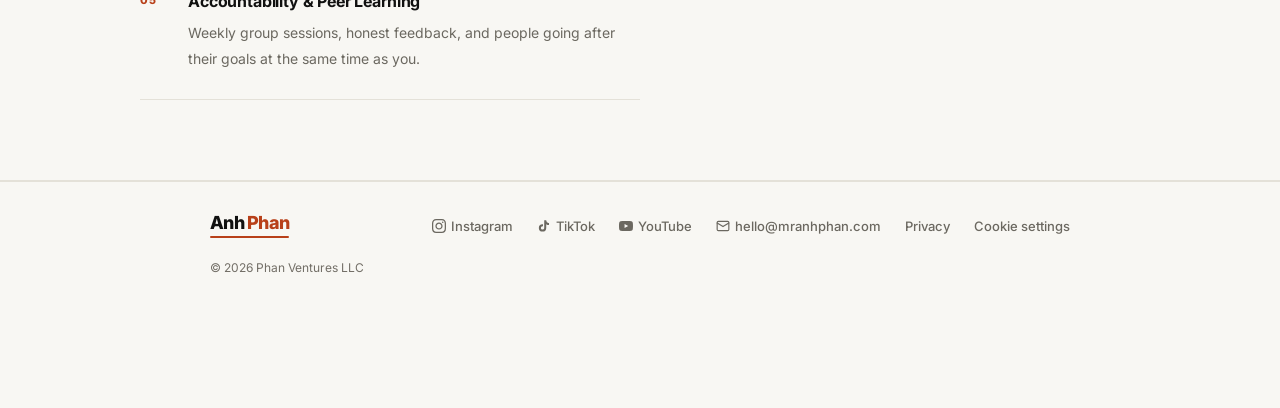
<file: roundtable.html>
<!DOCTYPE html>
<html lang="en">
<head>
  <meta charset="UTF-8">
  <meta name="viewport" content="width=device-width, initial-scale=1.0">
  <link rel="icon" href="/favicon.ico" sizes="any">
  <link rel="icon" type="image/png" sizes="32x32" href="/favicon-32.png">
  <link rel="icon" type="image/png" sizes="16x16" href="/favicon-16.png">
  <link rel="apple-touch-icon" href="/apple-touch-icon.png">
  <meta name="theme-color" content="#B84019">
  <title>The Roundtable · Anh Phan</title>
  <link rel="canonical" href="https://mranhphan.com/roundtable">
  <meta name="description" content="The Roundtable: a six-week, small-group goal-setting program for small business owners ready to go after what they want. Queer-led and open to all.">
  <link rel="preconnect" href="https://fonts.googleapis.com">
  <link rel="preconnect" href="https://fonts.gstatic.com" crossorigin>
  <link href="https://fonts.googleapis.com/css2?family=DM+Serif+Display:ital@0;1&family=Inter:ital,opsz,wght@0,14..32,400;0,14..32,500;0,14..32,600;0,14..32,700;0,14..32,800;0,14..32,900;1,14..32,400;1,14..32,700;1,14..32,800&display=swap" rel="stylesheet">
  <link rel="stylesheet" href="styles.css">
  <style>
    /* ── PAGE HERO ── */
    .cohort-hero {
      position: relative;
      padding: 100px 48px 80px;
      background: linear-gradient(
        150deg,
        #6D28D9  0%,
        #1D4ED8  22%,
        #0891B2  44%,
        #059669  66%,
        #D97706  88%,
        #DC2626  100%
      );
      text-align: center;
    }

    .cohort-hero::before {
      content: '';
      position: absolute;
      inset: 0;
      background: rgba(0, 0, 0, 0.30);
      pointer-events: none;
    }

    .cohort-hero-inner {
      position: relative;
      z-index: 1;
    }

    .cohort-hero .section-label { color: rgba(255,255,255,0.5); margin-bottom: 20px; }

    .cohort-hero h1 {
      font-size: clamp(32px, 4.5vw, 56px);
      font-weight: 900;
      letter-spacing: -0.04em;
      line-height: 1.05;
      color: #FCD34D;
      max-width: 760px;
      margin: 0 auto 24px;
    }

    .cohort-hero h1 em { font-style: italic; color: rgba(255,255,255,0.65); }

    .cohort-hero .hero-sub {
      font-size: 17px;
      color: rgba(255,255,255,0.72);
      line-height: 1.75;
      max-width: 560px;
      margin: 0 auto 40px;
    }

    .cohort-stats-strip {
      display: flex;
      justify-content: center;
      gap: 48px;
      margin-bottom: 40px;
    }

    .cohort-stat { display: flex; flex-direction: column; gap: 4px; text-align: center; }

    .cohort-stat-num {
      font-size: 40px;
      font-weight: 900;
      letter-spacing: -0.04em;
      line-height: 1;
      color: #fff;
    }

    .cohort-stat-label {
      font-size: 11px;
      font-weight: 700;
      color: rgba(255,255,255,0.5);
      text-transform: uppercase;
      letter-spacing: 0.1em;
    }

    .cohort-apply {
      display: inline-flex;
      align-items: center;
      background: #fff;
      color: #111110;
      font-family: 'Inter', sans-serif;
      font-size: 15px;
      font-weight: 800;
      padding: 14px 28px;
      border-radius: 8px;
      transition: opacity 0.2s;
    }
    .cohort-apply:hover { opacity: 0.9; }

    /* ── MODULES SECTION ── */
    .modules-section {
      padding: 80px 48px;
      background: var(--bg);
      border-bottom: 1px solid var(--border);
    }

    .modules-inner {
      max-width: 1000px;
      margin: 0 auto;
      display: grid;
      grid-template-columns: 1fr 420px;
      gap: 80px;
      align-items: start;
    }

    .modules-left h2 {
      font-size: clamp(26px, 3vw, 36px);
      font-weight: 900;
      letter-spacing: -0.03em;
      line-height: 1.1;
      margin-bottom: 24px;
    }

    .modules-left p {
      font-size: 16px;
      color: var(--text-muted);
      line-height: 1.8;
      margin-bottom: 16px;
    }

    .modules-left p strong { color: var(--text); font-weight: 600; }

    .modules-left p:last-of-type { margin-bottom: 0; }

    .modules-list {
      border-top: 1px solid var(--border);
      margin-top: 32px;
    }

    .module-item {
      display: flex;
      gap: 24px;
      padding: 28px 0;
      border-bottom: 1px solid var(--border);
      align-items: flex-start;
    }

    .module-num {
      font-size: 11px;
      font-weight: 800;
      color: var(--accent);
      letter-spacing: 0.08em;
      min-width: 24px;
      padding-top: 3px;
    }

    .module-body strong {
      display: block;
      font-size: 16px;
      font-weight: 700;
      color: var(--text);
      margin-bottom: 6px;
      letter-spacing: -0.01em;
    }

    .module-body span {
      font-size: 14px;
      color: var(--text-muted);
      line-height: 1.65;
    }

    .cohort-details-card {
      background: #fff;
      border: 1px solid var(--border);
      border-radius: 16px;
      padding: 40px 36px;
    }

    .cohort-details-card h3 {
      font-size: 17px;
      font-weight: 800;
      color: var(--text);
      margin-bottom: 8px;
      letter-spacing: -0.02em;
    }

    .cohort-details-card .card-sub {
      font-size: 14px;
      color: var(--text-muted);
      line-height: 1.6;
      margin-bottom: 28px;
    }

    .details-list {
      list-style: none;
      border-top: 1px solid var(--border);
    }

    .details-list li {
      padding: 16px 0;
      border-bottom: 1px solid var(--border);
      display: flex;
      flex-direction: column;
      gap: 4px;
    }

    .details-list strong {
      font-size: 14px;
      font-weight: 700;
      color: var(--text);
    }

    .details-list span {
      font-size: 13px;
      color: var(--text-muted);
      line-height: 1.5;
    }

    .card-cta { margin-top: 28px; }

    .btn-accent {
      display: inline-flex;
      align-items: center;
      justify-content: center;
      width: 100%;
      background: var(--accent);
      color: #fff;
      font-family: 'Inter', sans-serif;
      font-size: 15px;
      font-weight: 800;
      padding: 14px 28px;
      border-radius: 8px;
      transition: opacity 0.2s;
    }
    .btn-accent:hover { opacity: 0.88; }

    /* ── RESPONSIVE ── */
    @media (max-width: 960px) {
      .cohort-hero { padding: 72px 32px 60px; }
      .cohort-stats-strip { gap: 28px; }
      .modules-section { padding: 60px 24px; }
      .modules-inner { grid-template-columns: 1fr; gap: 40px; }
    }

    @media (max-width: 640px) {
      .cohort-hero { padding: 60px 20px 48px; }
      .cohort-stats-strip { gap: 20px; }
      .cohort-stat-num { font-size: 30px; }
      .modules-section { padding: 52px 20px; }
      .cohort-details-card { padding: 32px 24px; }
    }
  </style>
  <!-- Google Analytics 4, loaded only after the visitor clicks Accept (consent.js). -->
  <script src="/consent.js" data-ga-id="G-S2TMKYNY6V" data-privacy-href="/privacy" defer></script>
</head>
<body>
  <a class="skip-link" href="#main">Skip to main content</a>

  <div class="site-header">
    <div class="pride-stripe"></div>
    <nav>
      <a href="/" class="nav-logo">
        <span class="nav-logo-name">Anh <span class="nav-logo-accent">Phan</span></span>
        <span class="nav-logo-bar"></span>
      </a>
      <input type="checkbox" id="nav-toggle" class="nav-toggle" aria-label="Toggle menu">
      <label for="nav-toggle" class="nav-burger" aria-hidden="true"><span></span><span></span><span></span></label>
      <div class="nav-links">
        <a href="/start-here" class="nav-link">Resources</a>
        <a href="/roundtable" class="nav-link" style="color:var(--text);font-weight:700;">Roundtable</a>
        <a href="/phan-club" class="nav-link">Phan Club</a>
        <a href="/coaching" class="nav-link">Coaching</a>
      </div>
      <div class="nav-cta-wrapper">
        <div class="nav-divider"></div>
        <a href="/#offerings" class="nav-login">Get Started</a>
      </div>
    </nav>
    <div class="pride-stripe"></div>
  </div>

  <main id="main" tabindex="-1">
  <!-- CTA: no group is running yet, so interest is by email (was a Heartbeat invite). Swap to the application link once a group is scheduled. -->

  <!-- PAGE HERO -->
  <div class="cohort-hero">
    <div class="cohort-hero-inner">
      <span class="section-label">The Roundtable</span>
      <h1>6 weeks. Small group.<br><em>Real goals.</em></h1>
      <p class="hero-sub">A goal-setting group for small business owners ready to go after what they want. Direct access, live sessions, and people doing the same thing alongside you. Queer-led and open to all.</p>
      <div class="cohort-stats-strip">
        <div class="cohort-stat">
          <span class="cohort-stat-num">6</span>
          <span class="cohort-stat-label">Weeks</span>
        </div>
        <div class="cohort-stat">
          <span class="cohort-stat-num">5 –10</span>
          <span class="cohort-stat-label">People</span>
        </div>
        <div class="cohort-stat">
          <span class="cohort-stat-num">Live</span>
          <span class="cohort-stat-label">Sessions</span>
        </div>
      </div>
      <a href="mailto:anh@phanventures.com?subject=The%20Roundtable" class="cohort-apply">Ask about the next group →</a>
    </div>
  </div>

  <!-- MODULES -->
  <div class="modules-section">
    <div class="modules-inner">

      <div class="modules-left">
        <span class="section-label">What You'll Do</span>
        <h2>Set a goal and go after it.</h2>
        <p>In six weeks, you'll name a goal that matters to you, break it into steps, and build the discipline to keep moving toward it.</p>
        <p><strong>You'll work alongside 5–10 other people</strong> going after their own goals. Direct access to me, live group sessions, and honest feedback on where you are.</p>

        <div class="modules-list">
          <div class="module-item">
            <span class="module-num">01</span>
            <div class="module-body">
              <strong>Name What You Want</strong>
              <span>Get specific about the goal and why it matters to you.</span>
            </div>
          </div>
          <div class="module-item">
            <span class="module-num">02</span>
            <div class="module-body">
              <strong>See Where You Are</strong>
              <span>Where your time and energy go today, and what's in the way.</span>
            </div>
          </div>
          <div class="module-item">
            <span class="module-num">03</span>
            <div class="module-body">
              <strong>Break It Into Steps</strong>
              <span>Turn the goal into weekly steps you can keep.</span>
            </div>
          </div>
          <div class="module-item">
            <span class="module-num">04</span>
            <div class="module-body">
              <strong>Mind and Body</strong>
              <span>Training, rest and mindset, so you have the energy to keep going.</span>
            </div>
          </div>
          <div class="module-item">
            <span class="module-num">05</span>
            <div class="module-body">
              <strong>Accountability &amp; Peer Learning</strong>
              <span>Weekly group sessions, honest feedback, and people going after their goals at the same time as you.</span>
            </div>
          </div>
        </div>
      </div>

      <div class="cohort-details-card">
        <h3>Roundtable details</h3>
        <p class="card-sub">What to expect.</p>
        <ul class="details-list">
          <li>
            <strong>6-week structured program</strong>
            <span>Weekly live sessions and between-session check-ins</span>
          </li>
          <li>
            <strong>Small group (5–10 people)</strong>
            <span>Intentionally small so everyone gets real attention. Not a webinar</span>
          </li>
          <li>
            <strong>Direct access to Anh</strong>
            <span>Live sessions, Q&amp;A, feedback on your actual situation</span>
          </li>
          <li>
            <strong>Queer-led, open to all</strong>
            <span>Small business owners who share our values</span>
          </li>
          <li>
            <strong>Phan Club membership included </strong>
            <span>Enjoy six months of complimentary membership to the community after successful completion of The Roundtable program</span>
          </li>
        </ul>
        <div class="card-cta">
          <a href="mailto:anh@phanventures.com?subject=The%20Roundtable" class="btn-accent">Ask about the next group →</a>
        </div>
      </div>

    </div>
  </div>

  <!-- FOOTER -->
  </main>

  <footer>
    <div class="footer-inner">
      <a href="/" class="footer-logo nav-logo">
        <span class="nav-logo-name">Anh <span class="nav-logo-accent">Phan</span></span>
        <span class="nav-logo-bar"></span>
      </a>
      <div class="footer-links">
        <a href="https://www.instagram.com/mr_anhphan" target="_blank" class="footer-social">
          <svg viewBox="0 0 24 24" fill="currentColor" width="16" height="16"><path d="M12 2.163c3.204 0 3.584.012 4.85.07 3.252.148 4.771 1.691 4.919 4.919.058 1.265.069 1.645.069 4.849 0 3.205-.012 3.584-.069 4.849-.149 3.225-1.664 4.771-4.919 4.919-1.266.058-1.644.07-4.85.07-3.204 0-3.584-.012-4.849-.07-3.26-.149-4.771-1.699-4.919-4.92-.058-1.265-.07-1.644-.07-4.849 0-3.204.013-3.583.07-4.849.149-3.227 1.664-4.771 4.919-4.919 1.266-.057 1.645-.069 4.849-.069zm0-2.163c-3.259 0-3.667.014-4.947.072-4.358.2-6.78 2.618-6.98 6.98-.059 1.281-.073 1.689-.073 4.948 0 3.259.014 3.668.072 4.948.2 4.358 2.618 6.78 6.98 6.98 1.281.058 1.689.072 4.948.072 3.259 0 3.668-.014 4.948-.072 4.354-.2 6.782-2.618 6.979-6.98.059-1.28.073-1.689.073-4.948 0-3.259-.014-3.667-.072-4.947-.196-4.354-2.617-6.78-6.979-6.98-1.281-.059-1.69-.073-4.949-.073zm0 5.838c-3.403 0-6.162 2.759-6.162 6.162s2.759 6.163 6.162 6.163 6.162-2.759 6.162-6.163c0-3.403-2.759-6.162-6.162-6.162zm0 10.162c-2.209 0-4-1.79-4-4 0-2.209 1.791-4 4-4s4 1.791 4 4c0 2.21-1.791 4-4 4zm6.406-11.845c-.796 0-1.441.645-1.441 1.44s.645 1.44 1.441 1.44c.795 0 1.439-.645 1.439-1.44s-.644-1.44-1.439-1.44z"/></svg>
          Instagram
        </a>
        <a href="https://www.tiktok.com/@mr_anhphan" target="_blank" class="footer-social">
          <svg viewBox="0 0 24 24" fill="currentColor" width="16" height="16"><path d="M19.59 6.69a4.83 4.83 0 0 1-3.77-4.25V2h-3.45v13.67a2.89 2.89 0 0 1-2.88 2.5 2.89 2.89 0 0 1-2.89-2.89 2.89 2.89 0 0 1 2.89-2.89c.28 0 .54.04.79.1V9.01a6.27 6.27 0 0 0-.79-.05 6.34 6.34 0 0 0-6.34 6.34 6.34 6.34 0 0 0 6.34 6.34 6.34 6.34 0 0 0 6.33-6.34V8.95a8.16 8.16 0 0 0 4.77 1.52V7.02a4.85 4.85 0 0 1-1-.33z"/></svg>
          TikTok
        </a>
        <a href="https://www.youtube.com/@mr_anhphan" target="_blank" class="footer-social">
          <svg viewBox="0 0 24 24" fill="currentColor" width="16" height="16"><path d="M23.498 6.186a3.016 3.016 0 0 0-2.122-2.136C19.505 3.545 12 3.545 12 3.545s-7.505 0-9.377.505A3.017 3.017 0 0 0 .502 6.186C0 8.07 0 12 0 12s0 3.93.502 5.814a3.016 3.016 0 0 0 2.122 2.136c1.871.505 9.376.505 9.376.505s7.505 0 9.377-.505a3.015 3.015 0 0 0 2.122-2.136C24 15.93 24 12 24 12s0-3.93-.502-5.814zM9.545 15.568V8.432L15.818 12l-6.273 3.568z"/></svg>
          YouTube
        </a>
        <a href="mailto:hello@mranhphan.com" class="footer-social">
          <svg viewBox="0 0 24 24" fill="none" stroke="currentColor" stroke-width="2" stroke-linecap="round" stroke-linejoin="round" width="16" height="16" aria-hidden="true"><rect x="2" y="4" width="20" height="16" rx="2"/><path d="m22 7-10 6L2 7"/></svg>
          hello@mranhphan.com
        </a>
        <a href="/privacy" class="footer-social">Privacy</a>
        <button type="button" class="footer-social cookie-link" data-pv-cookie-settings hidden>Cookie settings</button>
      </div>
      <div class="footer-copy">&copy; 2026 Phan Ventures LLC</div>
    </div>
  </footer>

</body>
</html>
</file>
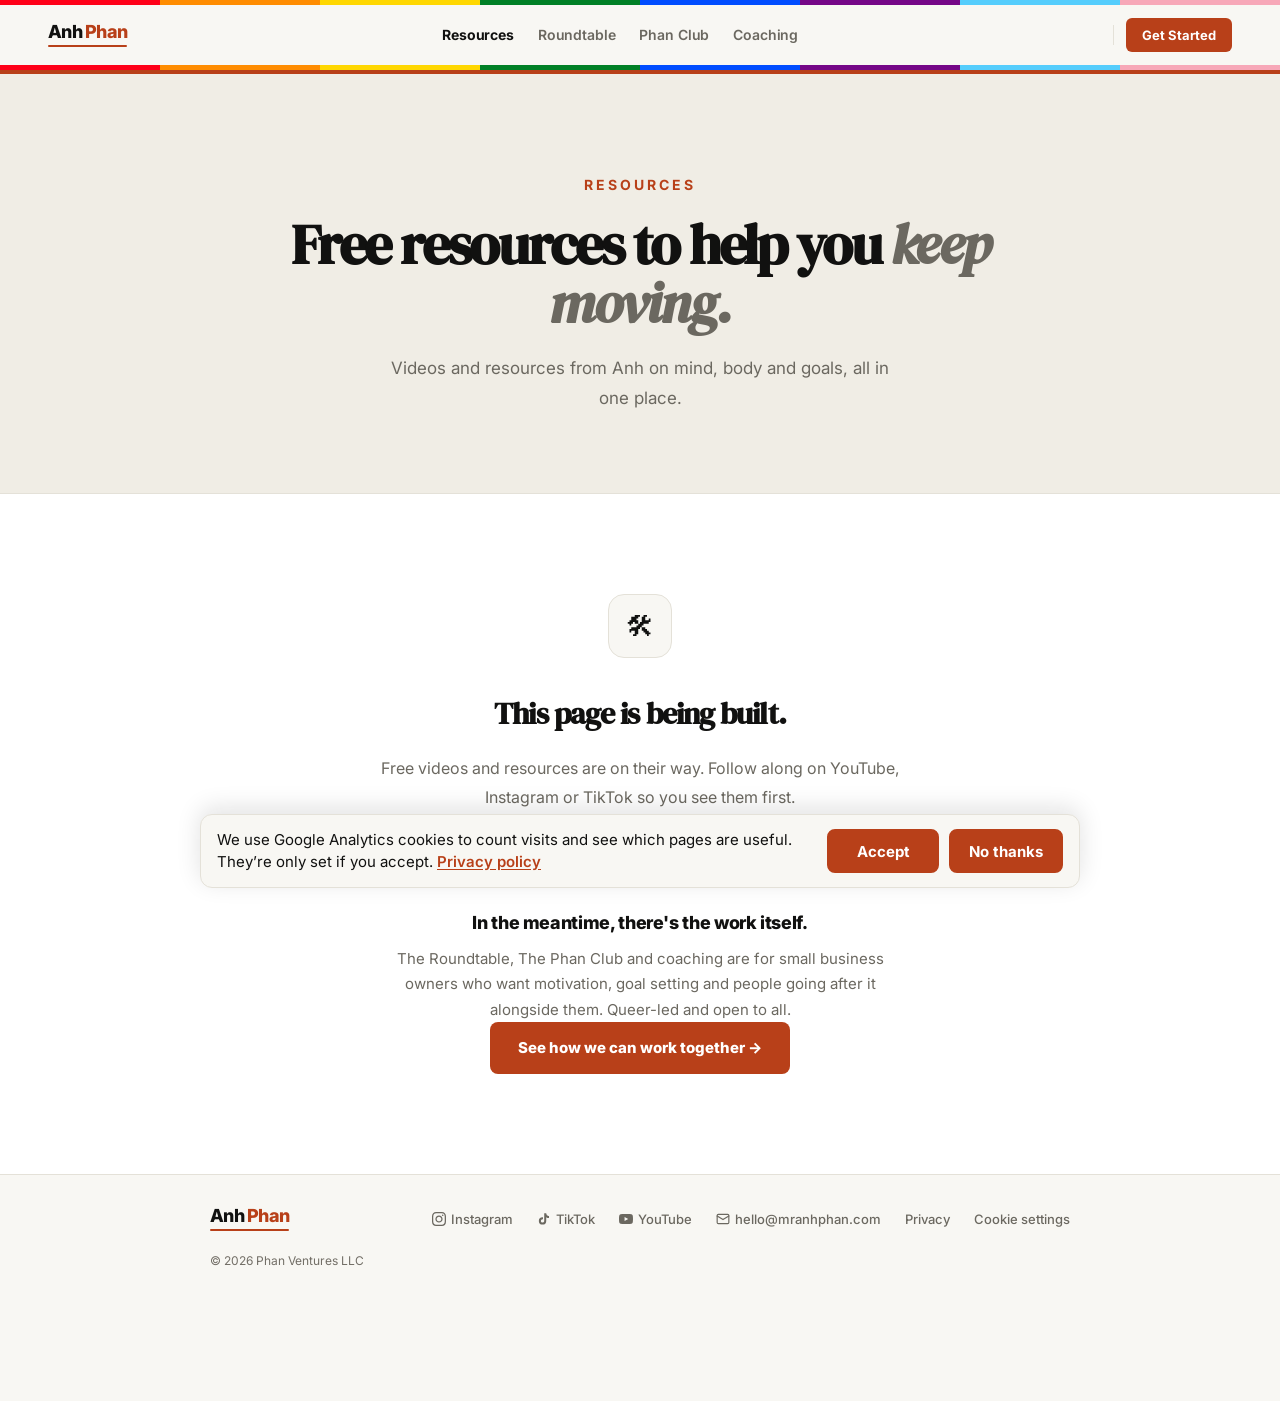
<file: start-here.html>
<!DOCTYPE html>
<html lang="en">
<head>
  <meta charset="UTF-8">
  <meta name="viewport" content="width=device-width, initial-scale=1.0">
  <link rel="icon" href="/favicon.ico" sizes="any">
  <link rel="icon" type="image/png" sizes="32x32" href="/favicon-32.png">
  <link rel="icon" type="image/png" sizes="16x16" href="/favicon-16.png">
  <link rel="apple-touch-icon" href="/apple-touch-icon.png">
  <meta name="theme-color" content="#B84019">
  <title>Start Here · Anh Phan</title>
  <link rel="canonical" href="https://mranhphan.com/start-here">
  <meta name="description" content="Free videos and resources from Anh Phan on motivation, goal setting and wellness. Life is worth going after.">
  <link rel="preconnect" href="https://fonts.googleapis.com">
  <link rel="preconnect" href="https://fonts.gstatic.com" crossorigin>
  <link href="https://fonts.googleapis.com/css2?family=DM+Serif+Display:ital@0;1&family=Inter:ital,opsz,wght@0,14..32,400;0,14..32,500;0,14..32,600;0,14..32,700;0,14..32,800;0,14..32,900;1,14..32,400;1,14..32,700;1,14..32,800&display=swap" rel="stylesheet">
  <link rel="stylesheet" href="styles.css">
  <style>
    /* ── PAGE HERO ── */
    .page-hero {
      padding: 100px 48px 80px;
      background: var(--linen);
      border-bottom: 1px solid var(--border);
      border-top: 4px solid var(--accent);
      text-align: center;
    }

    .page-hero .section-label { margin-bottom: 20px; }

    .page-hero h1 {
      font-size: clamp(32px, 4.5vw, 56px);
      font-weight: 900;
      letter-spacing: -0.04em;
      line-height: 1.05;
      color: var(--text);
      max-width: 700px;
      margin: 0 auto 20px;
    }

    .page-hero h1 em { font-style: italic; color: var(--text-muted); }

    .page-hero .hero-sub {
      font-size: 17px;
      color: var(--text-muted);
      line-height: 1.75;
      max-width: 520px;
      margin: 0 auto;
    }

    /* ── COMING SOON ── */
    .coming-soon-section {
      padding: 100px 48px;
      background: #fff;
      text-align: center;
    }

    .coming-soon-inner {
      max-width: 520px;
      margin: 0 auto;
    }

    .coming-soon-icon {
      width: 64px;
      height: 64px;
      background: var(--bg);
      border: 1px solid var(--border);
      border-radius: 16px;
      display: flex;
      align-items: center;
      justify-content: center;
      margin: 0 auto 32px;
      font-size: 28px;
    }

    .coming-soon-inner h2 {
      font-size: clamp(22px, 2.5vw, 30px);
      font-weight: 900;
      letter-spacing: -0.03em;
      margin-bottom: 16px;
    }

    .coming-soon-inner p {
      font-size: 16px;
      color: var(--text-muted);
      line-height: 1.8;
      margin-bottom: 16px;
    }

    .coming-soon-inner p:last-of-type { margin-bottom: 0; }

    .divider {
      border: none;
      border-top: 1px solid var(--border);
      margin: 48px auto;
      max-width: 240px;
    }

    .interim-cta h3 {
      font-size: 18px;
      font-weight: 800;
      letter-spacing: -0.02em;
      margin-bottom: 8px;
    }

    .interim-cta p {
      font-size: 15px;
      color: var(--text-muted);
      line-height: 1.7;
      margin-bottom: 24px;
    }

    .btn-accent {
      display: inline-flex;
      align-items: center;
      background: var(--accent);
      color: #fff;
      font-family: 'Inter', sans-serif;
      font-size: 15px;
      font-weight: 800;
      padding: 14px 28px;
      border-radius: 8px;
      transition: opacity 0.2s;
    }
    .btn-accent:hover { opacity: 0.88; }

    /* ── RESPONSIVE ── */
    @media (max-width: 960px) {
      .page-hero { padding: 72px 32px 60px; }
      .coming-soon-section { padding: 72px 24px; }
    }

    @media (max-width: 640px) {
      .page-hero { padding: 60px 20px 48px; }
      .coming-soon-section { padding: 60px 20px; }
    }
  </style>
  <!-- Google Analytics 4, loaded only after the visitor clicks Accept (consent.js). -->
  <script src="/consent.js" data-ga-id="G-S2TMKYNY6V" data-privacy-href="/privacy" defer></script>
</head>
<body>
  <a class="skip-link" href="#main">Skip to main content</a>

  <div class="site-header">
    <div class="pride-stripe"></div>
    <nav>
      <a href="/" class="nav-logo">
        <span class="nav-logo-name">Anh <span class="nav-logo-accent">Phan</span></span>
        <span class="nav-logo-bar"></span>
      </a>
      <input type="checkbox" id="nav-toggle" class="nav-toggle" aria-label="Toggle menu">
      <label for="nav-toggle" class="nav-burger" aria-hidden="true"><span></span><span></span><span></span></label>
      <div class="nav-links">
        <a href="/start-here" class="nav-link" style="color:var(--text);font-weight:700;">Resources</a>
        <a href="/roundtable" class="nav-link">Roundtable</a>
        <a href="/phan-club" class="nav-link">Phan Club</a>
        <a href="/coaching" class="nav-link">Coaching</a>
      </div>
      <div class="nav-cta-wrapper">
        <div class="nav-divider"></div>
        <a href="/#offerings" class="nav-login">Get Started</a>
      </div>
    </nav>
    <div class="pride-stripe"></div>
  </div>

  <main id="main" tabindex="-1">

  <!-- PAGE HERO -->
  <div class="page-hero">
    <span class="section-label">Resources</span>
    <h1>Free resources to help you <em>keep moving.</em></h1>
    <p class="hero-sub">Videos and resources from Anh on mind, body and goals, all in one place.</p>
  </div>

  <!-- COMING SOON -->
  <div class="coming-soon-section">
    <div class="coming-soon-inner">
      <div class="coming-soon-icon">🛠</div>
      <h2>This page is being built.</h2>
      <p>Free videos and resources are on their way. Follow along on YouTube, Instagram or TikTok so you see them first.</p>

      <hr class="divider">

      <!-- The free-guide CTA that sat here linked to /#system, a section removed
           on 2026-09-20: the form discarded every address and the guide was never
           written. Restore both together, never one without the other. -->
      <div class="interim-cta">
        <h3>In the meantime, there's the work itself.</h3>
        <p>The Roundtable, The Phan Club and coaching are for small business owners who want motivation, goal setting and people going after it alongside them. Queer-led and open to all.</p>
        <a href="/#offerings" class="btn-accent">See how we can work together →</a>
      </div>
    </div>
  </div>

  <!-- FOOTER -->
  </main>

  <footer>
    <div class="footer-inner">
      <a href="/" class="footer-logo nav-logo">
        <span class="nav-logo-name">Anh <span class="nav-logo-accent">Phan</span></span>
        <span class="nav-logo-bar"></span>
      </a>
      <div class="footer-links">
        <a href="https://www.instagram.com/mr_anhphan" target="_blank" class="footer-social">
          <svg viewBox="0 0 24 24" fill="currentColor" width="16" height="16"><path d="M12 2.163c3.204 0 3.584.012 4.85.07 3.252.148 4.771 1.691 4.919 4.919.058 1.265.069 1.645.069 4.849 0 3.205-.012 3.584-.069 4.849-.149 3.225-1.664 4.771-4.919 4.919-1.266.058-1.644.07-4.85.07-3.204 0-3.584-.012-4.849-.07-3.26-.149-4.771-1.699-4.919-4.92-.058-1.265-.07-1.644-.07-4.849 0-3.204.013-3.583.07-4.849.149-3.227 1.664-4.771 4.919-4.919 1.266-.057 1.645-.069 4.849-.069zm0-2.163c-3.259 0-3.667.014-4.947.072-4.358.2-6.78 2.618-6.98 6.98-.059 1.281-.073 1.689-.073 4.948 0 3.259.014 3.668.072 4.948.2 4.358 2.618 6.78 6.98 6.98 1.281.058 1.689.072 4.948.072 3.259 0 3.668-.014 4.948-.072 4.354-.2 6.782-2.618 6.979-6.98.059-1.28.073-1.689.073-4.948 0-3.259-.014-3.667-.072-4.947-.196-4.354-2.617-6.78-6.979-6.98-1.281-.059-1.69-.073-4.949-.073zm0 5.838c-3.403 0-6.162 2.759-6.162 6.162s2.759 6.163 6.162 6.163 6.162-2.759 6.162-6.163c0-3.403-2.759-6.162-6.162-6.162zm0 10.162c-2.209 0-4-1.79-4-4 0-2.209 1.791-4 4-4s4 1.791 4 4c0 2.21-1.791 4-4 4zm6.406-11.845c-.796 0-1.441.645-1.441 1.44s.645 1.44 1.441 1.44c.795 0 1.439-.645 1.439-1.44s-.644-1.44-1.439-1.44z"/></svg>
          Instagram
        </a>
        <a href="https://www.tiktok.com/@mr_anhphan" target="_blank" class="footer-social">
          <svg viewBox="0 0 24 24" fill="currentColor" width="16" height="16"><path d="M19.59 6.69a4.83 4.83 0 0 1-3.77-4.25V2h-3.45v13.67a2.89 2.89 0 0 1-2.88 2.5 2.89 2.89 0 0 1-2.89-2.89 2.89 2.89 0 0 1 2.89-2.89c.28 0 .54.04.79.1V9.01a6.27 6.27 0 0 0-.79-.05 6.34 6.34 0 0 0-6.34 6.34 6.34 6.34 0 0 0 6.34 6.34 6.34 6.34 0 0 0 6.33-6.34V8.95a8.16 8.16 0 0 0 4.77 1.52V7.02a4.85 4.85 0 0 1-1-.33z"/></svg>
          TikTok
        </a>
        <a href="https://www.youtube.com/@mr_anhphan" target="_blank" class="footer-social">
          <svg viewBox="0 0 24 24" fill="currentColor" width="16" height="16"><path d="M23.498 6.186a3.016 3.016 0 0 0-2.122-2.136C19.505 3.545 12 3.545 12 3.545s-7.505 0-9.377.505A3.017 3.017 0 0 0 .502 6.186C0 8.07 0 12 0 12s0 3.93.502 5.814a3.016 3.016 0 0 0 2.122 2.136c1.871.505 9.376.505 9.376.505s7.505 0 9.377-.505a3.015 3.015 0 0 0 2.122-2.136C24 15.93 24 12 24 12s0-3.93-.502-5.814zM9.545 15.568V8.432L15.818 12l-6.273 3.568z"/></svg>
          YouTube
        </a>
        <a href="mailto:hello@mranhphan.com" class="footer-social">
          <svg viewBox="0 0 24 24" fill="none" stroke="currentColor" stroke-width="2" stroke-linecap="round" stroke-linejoin="round" width="16" height="16" aria-hidden="true"><rect x="2" y="4" width="20" height="16" rx="2"/><path d="m22 7-10 6L2 7"/></svg>
          hello@mranhphan.com
        </a>
        <a href="/privacy" class="footer-social">Privacy</a>
        <button type="button" class="footer-social cookie-link" data-pv-cookie-settings hidden>Cookie settings</button>
      </div>
      <div class="footer-copy">&copy; 2026 Phan Ventures LLC</div>
    </div>
  </footer>

</body>
</html>
</file>
<file: styles.css>
*, *::before, *::after { box-sizing: border-box; margin: 0; padding: 0; }
html { scroll-behavior: smooth; }

:root {
  /* ── Primary — Orange Red ── */
  --fire-tint:   #F9D5C8;
  --fire-light:  #F4A989;
  --accent:      #B84019;  /* Fire — primary accent. Darkened from #E04E1F,
                             which was 3.71:1 as text and 3.98:1 behind white. */
  --fire-dark:   #B03A12;
  /* ── Secondary — Deep Navy ── */
  --navy-tint:   #D0D9EA;
  --navy-pale:   #7A9CC8;
  --navy-mid:    #2D4070;
  --navy:        #1B2A4A;
  --navy-deep:   #0F1A2E;
  /* ── Neutrals ── */
  --text:        #111110;  /* Ink */
  --charcoal:    #2A2928;
  --text-muted:  #6B6860;  /* Dusk */
  --text-light:  #726E66;  /* Fog. Darkened from #9C9890, which was 2.68:1 on
                             the canvas and 2.87:1 on white. Still lighter than
                             --text-muted, so the tonal steps survive. */
  --border:      #E4E1D8;  /* Parchment */
  --linen:       #F0EDE5;
  --bg:          #F8F7F3;  /* Canvas */
  /* ── Dark mode ── */
  --dark-bg:     #0F0F0E;
  --dark-card:   #1A1A19;
  --dark-raised: #242422;
  --dark-border: #2E2E2C;
  /* ── Pride ── */
  --pride-gradient: linear-gradient(
    to right,
    #FF0018 0%,    #FF0018 12.5%,
    #FF8C00 12.5%, #FF8C00 25%,
    #FFD700 25%,   #FFD700 37.5%,
    #008026 37.5%, #008026 50%,
    #004DFF 50%,   #004DFF 62.5%,
    #750787 62.5%, #750787 75%,
    #55CDFC 75%,   #55CDFC 87.5%,
    #F7A8B8 87.5%, #F7A8B8 100%
  );
}

body {
  font-family: 'Inter', sans-serif;
  background: var(--bg);
  color: var(--text);
  line-height: 1.6;
  -webkit-font-smoothing: antialiased;
}

h1, h2 { font-family: 'DM Serif Display', serif; font-weight: 400; }

a { color: inherit; text-decoration: none; }
img { display: block; max-width: 100%; }

/* ── PRIDE STRIPE ── */
.pride-stripe { height: 5px; background: var(--pride-gradient); }

/* ── SITE HEADER ── */
.site-header {
  position: fixed;
  top: 0;
  left: 0;
  right: 0;
  z-index: 100;
  background: var(--bg);
}

/* ── NAV ── */
nav {
  display: flex;
  align-items: center;
  justify-content: space-between;
  padding: 0 48px;
  height: 60px;
  background: var(--bg);
}

body { padding-top: 70px; }

.nav-logo {
  display: flex;
  flex-direction: column;
  align-items: flex-start;
  line-height: 1;
  gap: 0;
}
.nav-logo-name {
  font-size: 18px;
  font-weight: 800;
  letter-spacing: -0.04em;
  font-family: 'Inter', sans-serif;
}
.nav-logo-accent { color: var(--accent); }
.nav-logo-bar {
  display: block;
  height: 2px;
  width: 100%;
  background: var(--accent);
  border-radius: 1px;
  margin-top: 4px;
}

.nav-links {
  display: flex;
  align-items: center;
  gap: 24px;
}

.nav-link {
  font-size: 14px;
  font-weight: 600;
  color: var(--text-muted);
  transition: color 0.2s;
  letter-spacing: -0.01em;
}
.nav-link:hover { color: var(--text); }

.nav-divider { width: 1px; height: 20px; background: var(--border); }

.nav-login {
  font-size: 13px;
  font-weight: 700;
  color: #fff;
  background: var(--accent);
  padding: 7px 16px;
  border-radius: 6px;
  transition: opacity 0.2s;
}
.nav-login:hover { opacity: 0.88; }

.nav-cta-wrapper { display: flex; align-items: center; gap: 12px; }

/* ── HERO (HOMEPAGE) ── */
.hero {
  padding: 80px 48px 88px;
  border-bottom: 1px solid var(--border);
  background: var(--bg);
  text-align: center;
}

.hero-text {
  max-width: 680px;
  margin: 0 auto;
  display: flex;
  flex-direction: column;
  align-items: center;
}

.hero-photo {
  width: 160px;
  height: 160px;
  border-radius: 50%;
  overflow: hidden;
  margin: 0 auto 36px;
  border: 3px solid var(--border);
}

.hero-photo img {
  width: 100%;
  height: 100%;
  object-fit: cover;
  object-position: center top;
  display: block;
}

.hero-eyebrow {
  font-size: 12px;
  font-weight: 700;
  letter-spacing: 0.18em;
  text-transform: uppercase;
  color: var(--text-light);
  margin-bottom: 20px;
}

.hero-belief {
  font-family: 'DM Serif Display', serif;
  font-size: clamp(32px, 4vw, 54px);
  font-weight: 400;
  letter-spacing: -0.01em;
  line-height: 1.1;
  margin-bottom: 24px;
  color: var(--text);
}

.hero-belief em {
  font-style: italic;
  color: var(--accent);
}

.hero-sub {
  font-size: 17px;
  color: var(--text-muted);
  line-height: 1.75;
  margin-bottom: 36px;
}

.hero-cta {
  display: inline-flex;
  align-items: center;
  background: var(--accent);
  color: #fff;
  font-family: 'Inter', sans-serif;
  font-size: 15px;
  font-weight: 800;
  padding: 14px 28px;
  border-radius: 8px;
  transition: opacity 0.2s;
  width: fit-content;
}
.hero-cta:hover { opacity: 0.88; }

/* ── STORY MICRO ── */
.story-micro {
  padding: 48px 48px;
  border-bottom: 1px solid var(--border);
  background: var(--bg);
}

.story-micro-inner {
  max-width: 680px;
  margin: 0 auto;
  text-align: center;
}

.story-micro-inner p {
  font-size: 17px;
  color: var(--text-muted);
  line-height: 1.8;
}

.story-micro-inner em { font-style: italic; color: var(--text); }

/* ── LEAD MAGNET ── */
.lead-section {
  padding: 80px 48px;
  background: #fff;
  border-bottom: 1px solid var(--border);
}

.lead-inner {
  max-width: 640px;
  margin: 0 auto;
  text-align: center;
}

.lead-inner .section-label { margin-bottom: 20px; }

.lead-inner h2 {
  font-family: 'DM Serif Display', serif;
  font-size: clamp(28px, 3vw, 42px);
  font-weight: 400;
  letter-spacing: -0.01em;
  line-height: 1.1;
  margin-bottom: 16px;
}

.lead-inner .lead-sub {
  font-size: 16px;
  color: var(--text-muted);
  line-height: 1.75;
  margin-bottom: 32px;
}

.lead-form {
  display: flex;
  gap: 8px;
  max-width: 480px;
  margin: 0 auto;
}

.lead-form input[type="email"] {
  flex: 1;
  font-family: 'Inter', sans-serif;
  font-size: 15px;
  font-weight: 500;
  color: var(--text);
  background: var(--bg);
  border: 1.5px solid var(--border);
  border-radius: 8px;
  padding: 12px 16px;
  outline: none;
  transition: border-color 0.2s;
}
.lead-form input[type="email"]::placeholder { color: var(--text-light); }
.lead-form input[type="email"]:focus { border-color: var(--accent); }

.lead-form button {
  font-family: 'Inter', sans-serif;
  font-size: 14px;
  font-weight: 800;
  color: #fff;
  background: var(--accent);
  border: none;
  border-radius: 8px;
  padding: 12px 20px;
  cursor: pointer;
  white-space: nowrap;
  transition: opacity 0.2s;
}
.lead-form button:hover { opacity: 0.88; }

.lead-note {
  font-size: 12px;
  color: var(--text-light);
  margin-top: 12px;
}

/* ── OFFERINGS PREVIEW ── */
.preview-section {
  padding: 80px 48px;
  border-bottom: 1px solid var(--border);
  background: var(--bg);
}

.preview-inner { max-width: 1000px; margin: 0 auto; }

.preview-header { margin-bottom: 40px; text-align: center; }

.preview-header h2 {
  font-family: 'DM Serif Display', serif;
  font-size: clamp(26px, 2.8vw, 38px);
  font-weight: 400;
  letter-spacing: -0.01em;
  line-height: 1.1;
}

.preview-grid {
  display: grid;
  grid-template-columns: 1fr 1fr 1fr;
  border: 1px solid var(--border);
  border-radius: 12px;
  overflow: hidden;
}

.preview-card {
  padding: 40px 36px;
  border-right: 1px solid var(--border);
  display: flex;
  flex-direction: column;
  gap: 12px;
  background: #fff;
}

.preview-card:last-child { border-right: none; }

.preview-num {
  font-size: 11px;
  font-weight: 800;
  color: var(--accent);
  letter-spacing: 0.15em;
  text-transform: uppercase;
}

.preview-card h3 {
  font-size: 20px;
  font-weight: 800;
  letter-spacing: -0.02em;
  line-height: 1.2;
}

.preview-card p {
  font-size: 15px;
  color: var(--text-muted);
  line-height: 1.75;
  flex: 1;
}

.preview-link {
  display: inline-block;
  font-size: 13px;
  font-weight: 700;
  color: var(--accent);
  border-bottom: 1px solid rgba(184, 64, 25, 0.3);
  padding-bottom: 2px;
  width: fit-content;
  transition: opacity 0.2s;
}
.preview-link:hover { opacity: 0.75; }

/* ── PILLARS ── */
.pillars-section {
  padding: 72px 48px;
  background: var(--linen);
  border-bottom: 1px solid var(--border);
}

.pillars-inner {
  max-width: 1000px;
  margin: 0 auto;
  display: grid;
  grid-template-columns: 1fr 1fr 1fr;
  gap: 48px;
}

.pillar { display: flex; flex-direction: column; gap: 14px; }

.pillar-icon {
  width: 44px;
  height: 44px;
  border-radius: 10px;
  background: #fff;
  border: 1px solid var(--border);
  display: flex;
  align-items: center;
  justify-content: center;
  font-size: 20px;
  flex-shrink: 0;
}

.pillar h2 {
  font-family: 'Inter', sans-serif;
  font-size: 18px;
  font-weight: 800;
  letter-spacing: -0.025em;
  color: var(--text);
}

.pillar p {
  font-size: 15px;
  color: var(--text-muted);
  line-height: 1.75;
}

/* ── STATS STRIP ── */
.story-stats {
  border-top: 1px solid var(--border);
  display: grid;
  grid-template-columns: repeat(4, 1fr);
}

.story-stat {
  padding: 48px 40px;
  border-right: 1px solid var(--border);
}

.story-stat:last-child { border-right: none; }

.section-label {
  font-size: 14px;
  font-weight: 700;
  letter-spacing: 0.22em;
  text-transform: uppercase;
  color: var(--accent);
  margin-bottom: 28px;
  display: block;
}

.story-text h2 {
  font-size: clamp(26px, 3vw, 36px);
  font-weight: 900;
  letter-spacing: -0.03em;
  line-height: 1.1;
  margin-bottom: 24px;
}

.story-text p {
  font-size: 16px;
  color: var(--text-muted);
  line-height: 1.75;
  margin-bottom: 12px;
}

.story-text p:last-of-type { margin-bottom: 0; }
.story-text em { font-style: italic; color: var(--text); }

.fact-num {
  font-size: 48px;
  font-weight: 900;
  letter-spacing: -0.05em;
  line-height: 1;
  color: var(--text);
}

.fact-label {
  font-size: 13px;
  color: var(--text-muted);
  font-weight: 500;
  line-height: 1.4;
  max-width: 200px;
  margin-top: 6px;
}


/* ── FOOTER ── */
footer { border-top: 1px solid var(--border); padding: 32px 48px; }

.footer-inner {
  max-width: 860px;
  margin: 0 auto;
  display: flex;
  align-items: center;
  justify-content: space-between;
  gap: 20px;
  flex-wrap: wrap;
}

.footer-logo { font-size: 18px; font-weight: 900; letter-spacing: -0.025em; }

.footer-links { display: flex; gap: 24px; flex-wrap: wrap; align-items: center; }

.footer-links a {
  display: flex;
  align-items: center;
  gap: 5px;
  font-size: 13px;
  color: var(--text-muted);
  font-weight: 500;
  transition: color 0.2s;
}
.footer-links a:hover { color: var(--text); }
.footer-links svg { width: 14px; height: 14px; flex-shrink: 0; }

.footer-copy { font-size: 12px; color: var(--text-light); }

.footer-social {
  display: inline-flex;
  align-items: center;
  gap: 6px;
  font-size: 13px;
  color: var(--text-muted);
  font-weight: 500;
  transition: color 0.2s;
}
.footer-social:hover { color: var(--text); }
.cookie-link { background: none; border: 0; padding: 0; font: inherit; font-size: 13px; font-weight: 500; color: var(--text-muted); cursor: pointer; }
.cookie-link[hidden] { display: none; }
.cookie-link:hover { color: var(--text); }
.cookie-link:focus-visible { outline: 3px solid var(--accent); outline-offset: 3px; border-radius: 3px; }

/* ── RESPONSIVE ── */
@media (max-width: 1080px) {
}

@media (max-width: 960px) {
  .story-stats { grid-template-columns: 1fr 1fr; }
  .story-stat { border-right: none; border-bottom: 1px solid var(--border); }

  .hero { padding: 60px 32px 68px; }
  .story-micro { padding: 40px 32px; }
  .lead-section { padding: 60px 24px; }
  .preview-section { padding: 60px 24px; }
  .preview-grid { grid-template-columns: 1fr; }
  .preview-card { border-right: none; border-bottom: 1px solid var(--border); }
  .preview-card:last-child { border-bottom: none; }
  .pillars-section { padding: 56px 32px; }
  .pillars-inner { grid-template-columns: 1fr; gap: 32px; }

  nav { padding: 0 24px; }
  .nav-links { gap: 20px; }
  footer { padding: 28px 24px; }
}

@media (max-width: 640px) {
  nav { padding: 0 20px; }
  .nav-links { gap: 14px; }
  .nav-link { font-size: 13px; }

  .story-stats { grid-template-columns: 1fr 1fr; }
  .story-stat { padding: 32px 20px; }

  .hero { padding: 52px 20px 60px; }
  .hero-belief { font-size: 26px; }
  .story-micro { padding: 32px 20px; }
  .lead-section { padding: 52px 20px; }
  .lead-form { flex-direction: column; }
  .lead-form button { width: 100%; }
  .preview-section { padding: 52px 20px; }
  .preview-card { padding: 32px 24px; }

  footer { padding: 28px 20px; }
  .footer-inner { flex-direction: column; align-items: flex-start; gap: 16px; }
  .footer-social-label { display: none; }
  .footer-links { gap: 16px; }
}

@media (max-width: 400px) {
  .fact-num { font-size: 36px; }
}

/* ── MOBILE NAV (CSS-only hamburger) ── */
.nav-toggle { position: absolute; opacity: 0; width: 0; height: 0; pointer-events: none; }
.nav-burger { display: none; }

@media (max-width: 768px) {
  nav { position: relative; gap: 12px; }
  .nav-logo { margin-right: auto; }

  .nav-burger {
    display: flex;
    flex-direction: column;
    justify-content: center;
    gap: 5px;
    width: 30px;
    height: 30px;
    order: 3;
    cursor: pointer;
    flex: none;
  }
  .nav-burger span {
    display: block;
    width: 22px;
    height: 2px;
    background: var(--text);
    border-radius: 2px;
    transition: transform 0.2s ease, opacity 0.2s ease;
  }
  .nav-toggle:checked ~ .nav-burger span:nth-child(1) { transform: translateY(7px) rotate(45deg); }
  .nav-toggle:checked ~ .nav-burger span:nth-child(2) { opacity: 0; }
  .nav-toggle:checked ~ .nav-burger span:nth-child(3) { transform: translateY(-7px) rotate(-45deg); }

  .nav-cta-wrapper { order: 2; }
  .nav-divider { display: none; }

  .nav-links {
    position: absolute;
    top: 100%;
    left: 0;
    right: 0;
    flex-direction: column;
    align-items: stretch;
    gap: 0;
    background: var(--bg);
    border-bottom: 1px solid var(--border);
    box-shadow: 0 10px 24px rgba(0, 0, 0, 0.08);
    padding: 4px 0;
    display: none;
  }
  .nav-toggle:checked ~ .nav-links { display: flex; }
  .nav-links .nav-link {
    padding: 14px 24px;
    font-size: 15px;
    color: var(--text);
    border-bottom: 1px solid var(--border);
  }
  .nav-links .nav-link:last-child { border-bottom: none; }
}

/* Accessibility: skip link and focus visibility.
   The skip link is the first tab stop and is offscreen until focused.
   White on --navy is 14.22:1. */
.skip-link {
  position: absolute;
  left: -9999px;
  top: 0;
  z-index: 9999;
  background: var(--navy);
  color: #fff;
  font-family: 'Inter', sans-serif;
  font-size: 14px;
  font-weight: 700;
  padding: 12px 20px;
  border-radius: 0 0 8px 0;
  text-decoration: none;
}
.skip-link:focus {
  left: 0;
}
main:focus { outline: none; }

/* .nav-toggle is a 0x0 opacity:0 checkbox, so its own focus ring has nothing
   to draw on. Put the ring on the visible burger instead. */
.nav-toggle:focus-visible + .nav-burger {
  outline: 3px solid var(--accent);
  outline-offset: 3px;
  border-radius: 3px;
}
</file>
